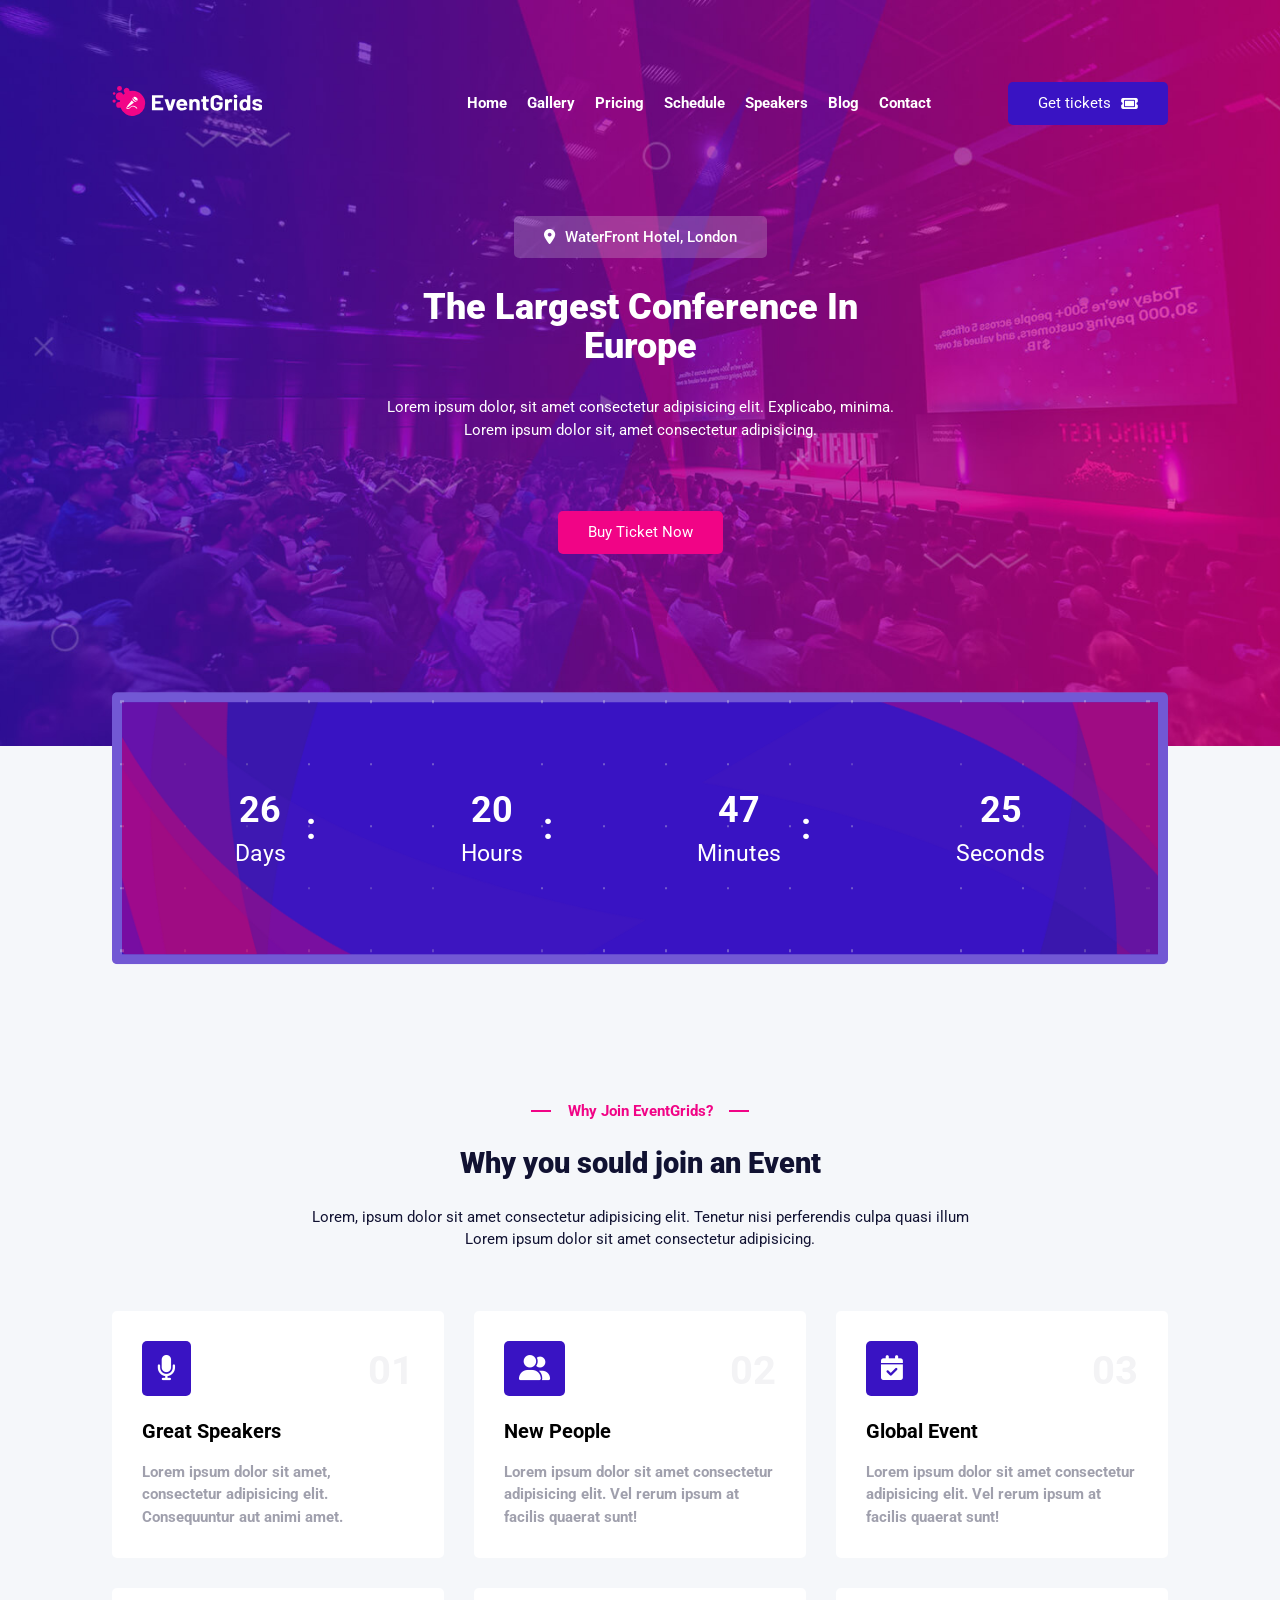
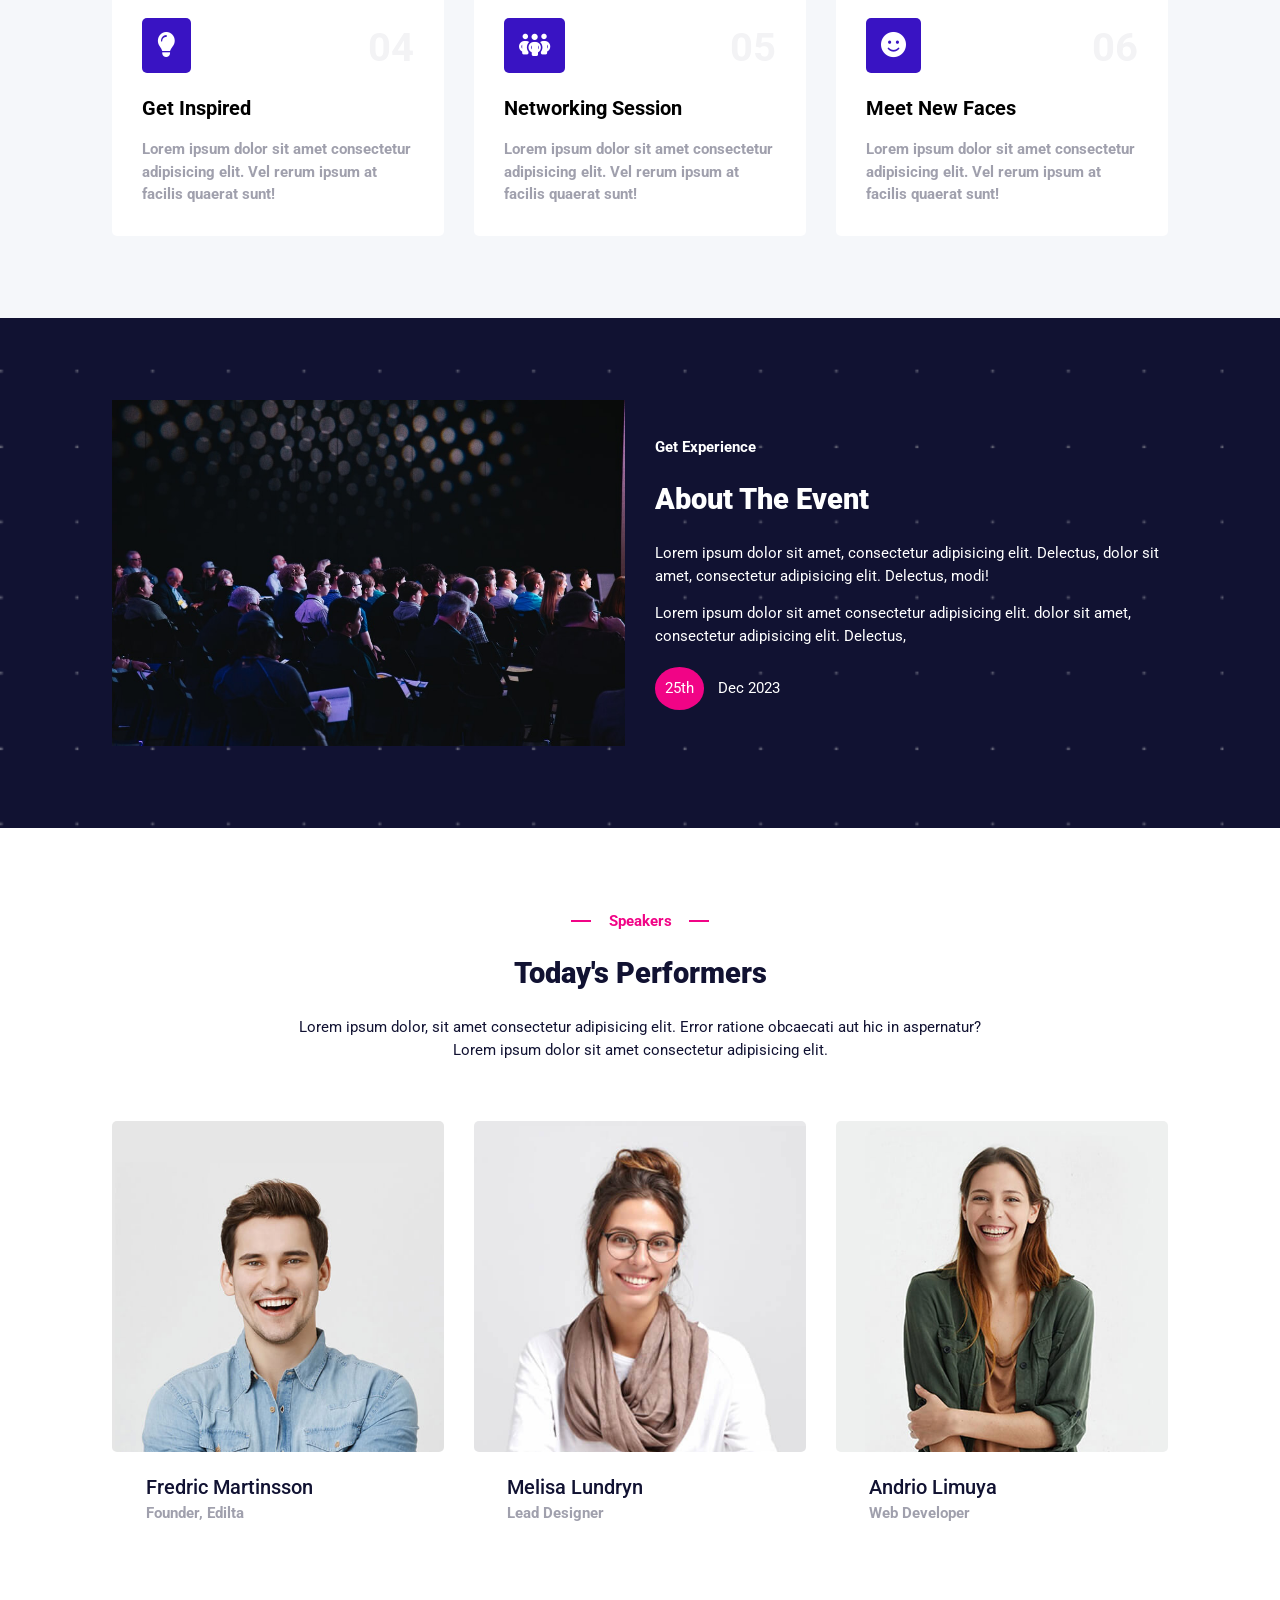
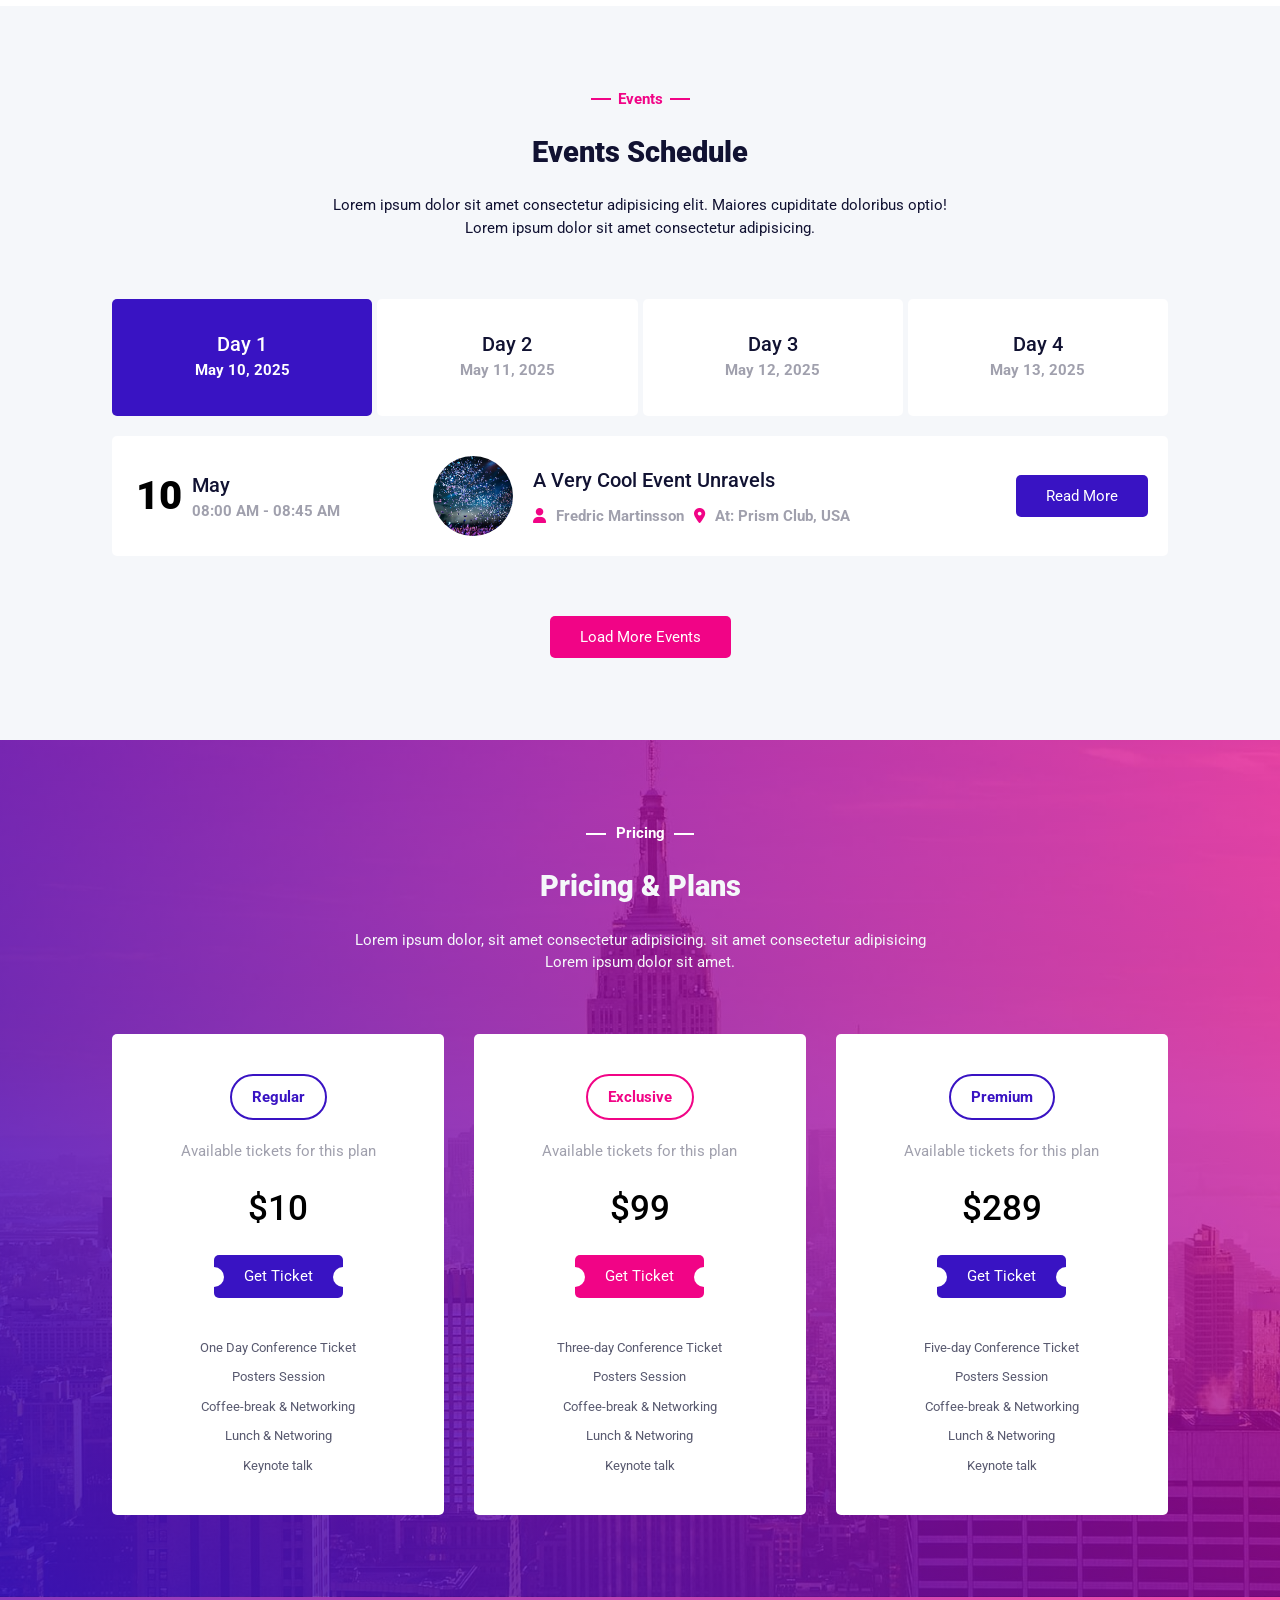
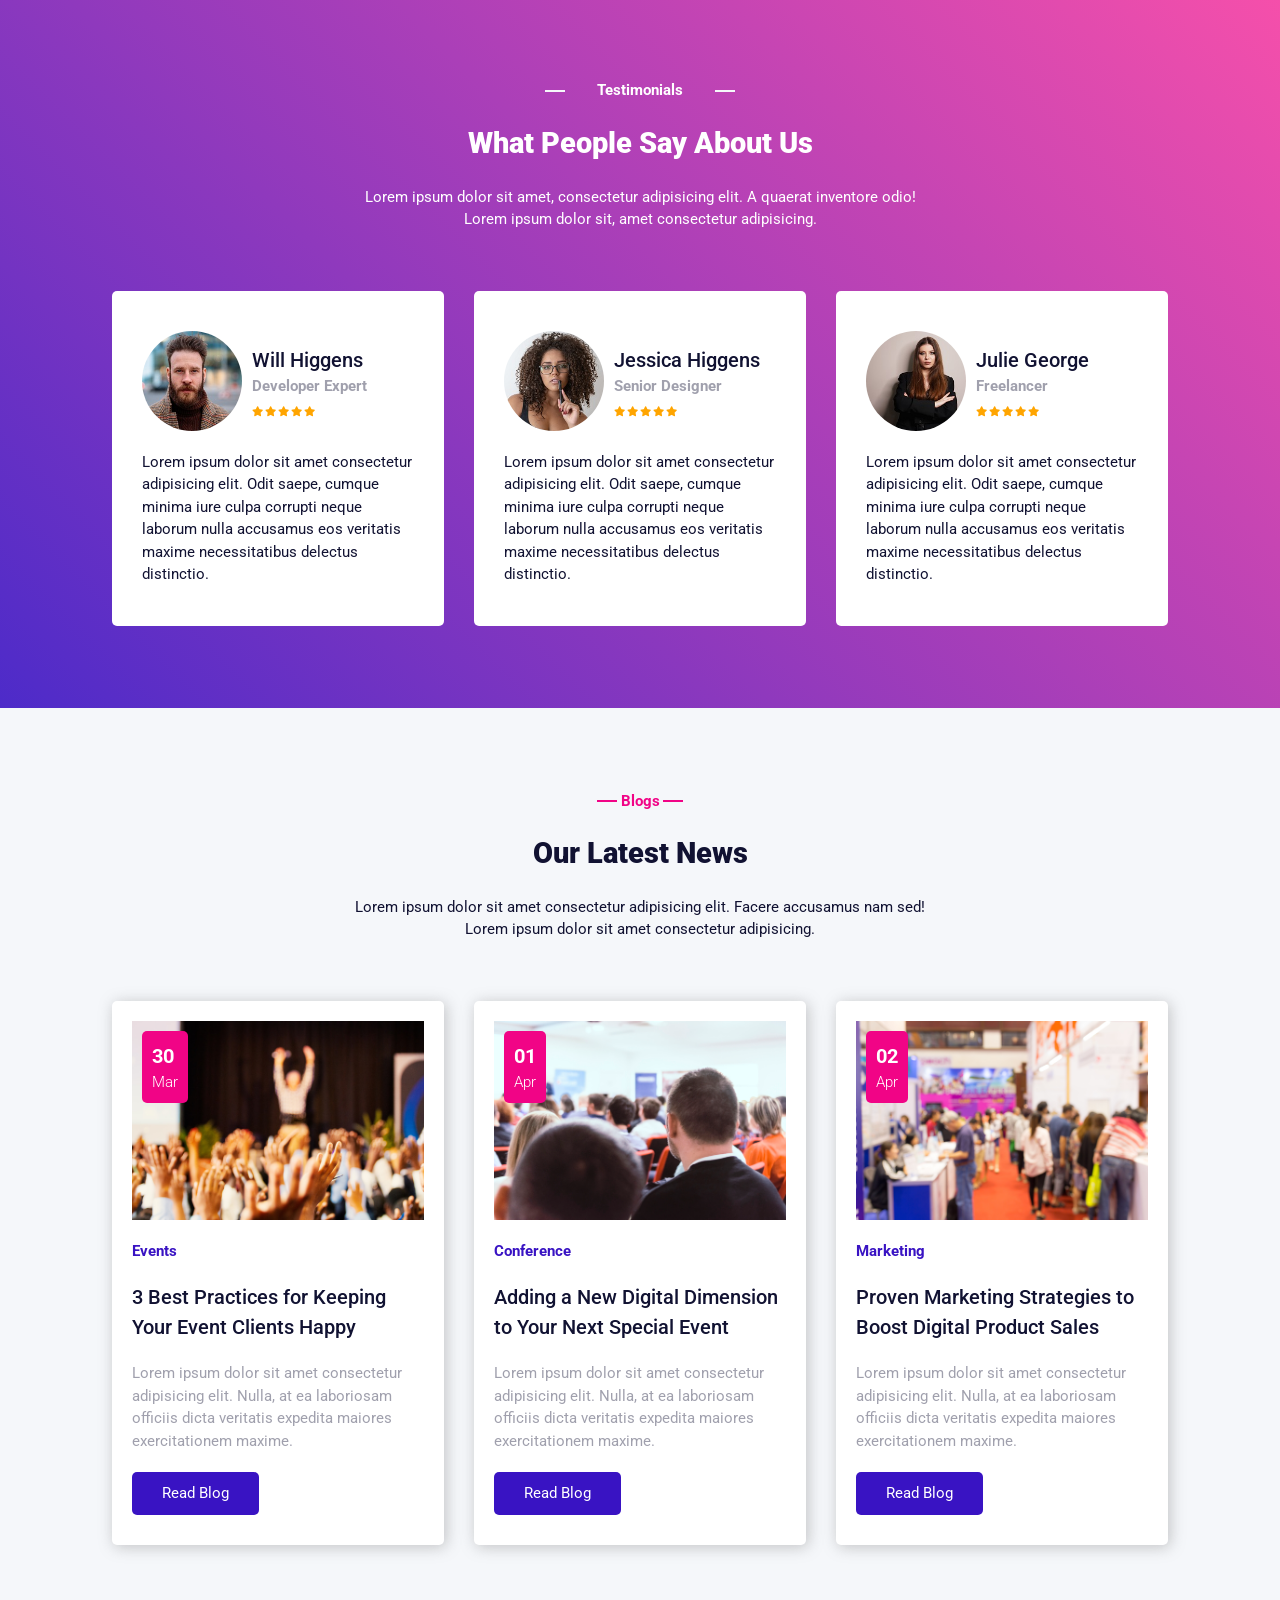
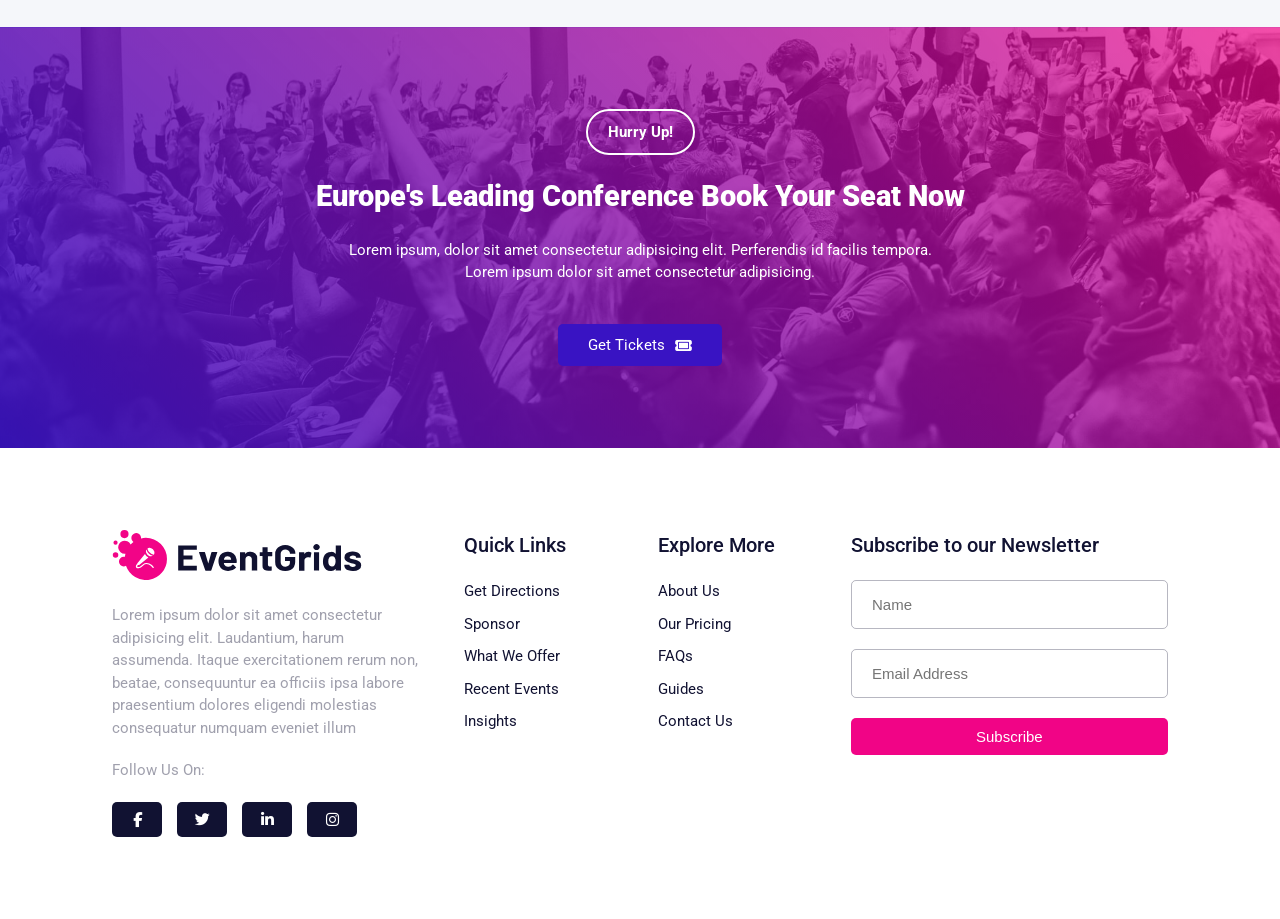
<file: index.html>
<!DOCTYPE html>
<html lang="en">
  <head>
    <meta charset="UTF-8" />
    <meta http-equiv="X-UA-Compatible" content="IE=edge" />
    <meta name="viewport" content="width=device-width, initial-scale=1.0" />

    <link rel="shortcut icon" type="image/x-icon" href="images/favicon.svg" />

    <!-- Font Awesome -->
    <link
      rel="stylesheet"
      href="https://cdnjs.cloudflare.com/ajax/libs/font-awesome/6.1.1/css/all.min.css"
      integrity="sha512-KfkfwYDsLkIlwQp6LFnl8zNdLGxu9YAA1QvwINks4PhcElQSvqcyVLLD9aMhXd13uQjoXtEKNosOWaZqXgel0g=="
      crossorigin="anonymous"
      referrerpolicy="no-referrer"
    />

    <!-- Google Fonts -->
    <link rel="preconnect" href="https://fonts.googleapis.com" />
    <link rel="preconnect" href="https://fonts.gstatic.com" crossorigin />
    <link
      href="https://fonts.googleapis.com/css2?family=Roboto:wght@100;300;400;500;700;900&display=swap"
      rel="stylesheet"
    />

    <link rel="stylesheet" href="css/main-style.css" />
    <title>EventGrid - Book Your Next Event</title>
  </head>
  <body>
    <main class="container">
      <header class="header overall-layout padd sec-flex">
        <nav class="header__nav">
          <a href="index.html" class="header__nav--logo">
            <img src="images/header/logo.svg" alt="Logo" />
          </a>

          <div class="header__nav--hamburger">
            <div class="line-1"></div>
            <div class="line-2"></div>
          </div>

          <ul class="header__nav--links">
            <a href="index.html" class="header__nav--links__link">Home</a>
            <a
              href="gallery.html"
              class="header__nav--links__link"
              
              >Gallery</a
            >
            <a
              href="pricing.html"
              class="header__nav--links__link"
              
              >Pricing</a
            >
            <a
              href="schedule.html"
              class="header__nav--links__link"
              
              >Schedule</a
            >
            <a
              href="speakers.html"
              class="header__nav--links__link"
              
              >Speakers</a
            >
            <a href="blog.html" class="header__nav--links__link" >Blog</a
            >
            <a
              href="contact.html"
              class="header__nav--links__link"
              
              >Contact</a
            >
          </ul>

          <a href="pricing.html" class="header__nav--cta sec-link">
            Get tickets <i class="fa-solid fa-ticket"></i>
          </a>
        </nav>

        <section class="header__hero">
          <p class="header__hero--location">
            <i class="fa-solid fa-location-dot"></i>
            WaterFront Hotel, London
          </p>

          <h1 class="header__hero--title">
            The Largest Conference In <span>Europe</span>
          </h1>

          <p class="header__hero--para sec-para">
            Lorem ipsum dolor, sit amet consectetur adipisicing elit. Explicabo,
            minima.
            <span>Lorem ipsum dolor sit, amet consectetur adipisicing.</span>
          </p>

          <a href="pricing.html" class="header__hero--tickets-link sec-link">
            Buy Ticket Now
          </a>
        </section>
      </header>

      <section class="countdown overall-layout padd">
        <div class="countdown__content padd">
          <div class="countdown__content--day">
            <div>
              <p>364</p>
              <p>Days</p>
            </div>

            <p>:</p>
          </div>

          <div class="countdown__content--hour">
            <div>
              <p>23</p>
              <p>Hours</p>
            </div>

            <p>:</p>
          </div>

          <div class="countdown__content--minute">
            <div>
              <p>59</p>
              <p>Minutes</p>
            </div>

            <p>:</p>
          </div>

          <div class="countdown__content--second">
            <div>
              <p>59</p>
              <p>Seconds</p>
            </div>
          </div>
        </div>
      </section>

      <section class="features overall-layout padd sec-flex">
        <h6 class="features__mini-title sec-mini-title">
          Why Join EventGrids?
        </h6>
        <h2 class="features__title sec-title">Why you sould join an Event</h2>
        <p class="features__para sec-para">
          Lorem, ipsum dolor sit amet consectetur adipisicing elit. Tenetur nisi
          perferendis culpa quasi illum
          <span>Lorem ipsum dolor sit amet consectetur adipisicing.</span>
        </p>

        <div class="features__container responsive-grid">
          <div class="features__container--feature">
            <i
              class="fa-solid fa-microphone features__container--feature__icon"
            ></i>
            <h3 class="features__container--feature__number">01</h3>
            <h4 class="features__container--feature__title">Great Speakers</h4>
            <p class="features__container--feature__desc sec-sub-para">
              Lorem ipsum dolor sit amet, consectetur adipisicing elit.
              Consequuntur aut animi amet.
            </p>
          </div>

          <div class="features__container--feature">
            <i
              class="fa-solid fa-user-group features__container--feature__icon"
            ></i>

            <h3 class="features__container--feature__number">02</h3>

            <h4 class="features__container--feature__title">New People</h4>

            <p class="features__container--feature__desc sec-sub-para">
              Lorem ipsum dolor sit amet consectetur adipisicing elit. Vel rerum
              ipsum at facilis quaerat sunt!
            </p>
          </div>

          <div class="features__container--feature">
            <i
              class="fa-solid fa-calendar-check features__container--feature__icon"
            ></i>

            <h3 class="features__container--feature__number">03</h3>

            <h4 class="features__container--feature__title">Global Event</h4>

            <p class="features__container--feature__desc sec-sub-para">
              Lorem ipsum dolor sit amet consectetur adipisicing elit. Vel rerum
              ipsum at facilis quaerat sunt!
            </p>
          </div>

          <div class="features__container--feature">
            <i
              class="fa-solid fa-lightbulb features__container--feature__icon"
            ></i>

            <h3 class="features__container--feature__number">04</h3>

            <h4 class="features__container--feature__title">Get Inspired</h4>

            <p class="features__container--feature__desc sec-sub-para">
              Lorem ipsum dolor sit amet consectetur adipisicing elit. Vel rerum
              ipsum at facilis quaerat sunt!
            </p>
          </div>

          <div class="features__container--feature">
            <i
              class="fa-solid fa-people-group features__container--feature__icon"
            ></i>

            <h3 class="features__container--feature__number">05</h3>

            <h4 class="features__container--feature__title">
              Networking Session
            </h4>

            <p class="features__container--feature__desc sec-sub-para">
              Lorem ipsum dolor sit amet consectetur adipisicing elit. Vel rerum
              ipsum at facilis quaerat sunt!
            </p>
          </div>

          <div class="features__container--feature">
            <i
              class="fa-solid fa-face-smile features__container--feature__icon"
            ></i>

            <h3 class="features__container--feature__number">06</h3>

            <h4 class="features__container--feature__title">Meet New Faces</h4>

            <p class="features__container--feature__desc sec-sub-para">
              Lorem ipsum dolor sit amet consectetur adipisicing elit. Vel rerum
              ipsum at facilis quaerat sunt!
            </p>
          </div>
        </div>
      </section>

      <section class="about overall-layout padd">
        <figure class="about__img">
          <img loading="lazy" src="images/about/about-image.jpg" alt="Event" />
        </figure>

        <div class="about__content">
          <h6 class="about__content--mini-title sec-mini-title">
            Get Experience
          </h6>
          <h2 class="about__content--title sec-title">about the event</h2>
          <p class="about__content--para sec-para">
            Lorem ipsum dolor sit amet, consectetur adipisicing elit. Delectus,
            dolor sit amet, consectetur adipisicing elit. Delectus, modi!
            <span
              >Lorem ipsum dolor sit amet consectetur adipisicing elit. dolor
              sit amet, consectetur adipisicing elit. Delectus,</span
            >
          </p>

          <p class="about__content--date sec-para">
            <span>25th</span> Dec 2023
          </p>
        </div>
      </section>

      <section class="speakers overall-layout padd sec-flex">
        <h6 class="speakers__mini-title sec-mini-title">Speakers</h6>
        <h2 class="speakers__title sec-title">Today's Performers</h2>
        <p class="speakers__desc sec-para">
          Lorem ipsum dolor, sit amet consectetur adipisicing elit. Error
          ratione obcaecati aut hic in aspernatur?
          <span>Lorem ipsum dolor sit amet consectetur adipisicing elit.</span>
        </p>

        <div class="speakers__container responsive-grid">
          <div class="speakers__container--speaker">
            <figure class="speakers__container--speaker__img">
              <img
                loading="lazy"
                src="images/speakers/speaker-1.jpg"
                alt="Event Performer"
              />
            </figure>

            <h3 class="speakers__container--speaker__name sec-sub-title">
              Fredric Martinsson
            </h3>
            <p class="speakers__container--speaker__role sec-sub-para">
              Founder, Edilta
            </p>

            <div class="speakers__container--speaker__social">
              <i class="fa-brands fa-facebook-f"></i>
              <i class="fa-brands fa-twitter"></i>
              <i class="fa-brands fa-linkedin-in"></i>
              <i class="fa-brands fa-instagram"></i>
            </div>
          </div>

          <div class="speakers__container--speaker">
            <figure class="speakers__container--speaker__img">
              <img
                loading="lazy"
                src="images/speakers/speaker-2.jpg"
                alt="Event Performer"
              />
            </figure>

            <h3 class="speakers__container--speaker__name sec-sub-title">
              Melisa Lundryn
            </h3>
            <p class="speakers__container--speaker__role sec-sub-para">
              Lead Designer
            </p>

            <div class="speakers__container--speaker__social">
              <i class="fa-brands fa-facebook-f"></i>
              <i class="fa-brands fa-twitter"></i>
              <i class="fa-brands fa-linkedin-in"></i>
              <i class="fa-brands fa-instagram"></i>
            </div>
          </div>

          <div class="speakers__container--speaker">
            <figure class="speakers__container--speaker__img">
              <img
                loading="lazy"
                src="images/speakers/speaker-3.jpg"
                alt="Event Performer"
              />
            </figure>

            <h3 class="speakers__container--speaker__name sec-sub-title">
              Andrio Limuya
            </h3>
            <p class="speakers__container--speaker__role sec-sub-para">
              Web Developer
            </p>

            <div class="speakers__container--speaker__social">
              <i class="fa-brands fa-facebook-f"></i>
              <i class="fa-brands fa-twitter"></i>
              <i class="fa-brands fa-linkedin-in"></i>
              <i class="fa-brands fa-instagram"></i>
            </div>
          </div>
        </div>
      </section>

      <section class="events overall-layout padd sec-flex">
        <h6 class="events__mini-title sec-mini-title">Events</h6>
        <h2 class="events__title sec-title">Events Schedule</h2>
        <p class="events__desc sec-para">
          Lorem ipsum dolor sit amet consectetur adipisicing elit. Maiores
          cupiditate doloribus optio!
          <span>Lorem ipsum dolor sit amet consectetur adipisicing. </span>
        </p>

        <div class="events__days">
          <div class="events__days--day current">
            <p class="sec-sub-title">Day 1</p>
            <p class="sec-sub-para">May 10, 2025</p>
          </div>

          <div class="events__days--day">
            <p class="sec-sub-title">Day 2</p>
            <p class="sec-sub-para">May 11, 2025</p>
          </div>

          <div class="events__days--day">
            <p class="sec-sub-title">Day 3</p>
            <p class="sec-sub-para">May 12, 2025</p>
          </div>

          <div class="events__days--day">
            <p class="sec-sub-title">Day 4</p>
            <p class="sec-sub-para">May 13, 2025</p>
          </div>
        </div>

        <div class="events__timing">
          <div class="events__timing--event">
            <div class="events__timing--event__date-time">
              <p>10</p>

              <div>
                <p class="sec-sub-title">May</p>
                <p class="sec-sub-para">08:00 AM - 08:45 AM</p>
              </div>
            </div>

            <div class="events__timing--event__desc">
              <figure>
                <img src="images/events/event-1.jpg" alt="Event Image" />
              </figure>

              <div>
                <p class="sec-sub-title">A Very Cool Event Unravels</p>

                <p>
                  <i class="fa-solid fa-user"></i>
                  <span class="sec-sub-para">Fredric Martinsson</span>
                  <i class="fa-solid fa-location-dot"></i>
                  <span class="sec-sub-para">At: Prism Club, USA</span>
                </p>
              </div>
            </div>

            <a href="#" class="events__timing--event__link sec-link"
              >Read More</a
            >
          </div>
        </div>

        <a href="#" class="events__more-events sec-link">Load More Events</a>
      </section>

      <section class="pricing overall-layout padd sec-flex">
        <h6 class="pricing__mini-title sec-mini-title">Pricing</h6>
        <h2 class="pricing__title sec-title">Pricing & Plans</h2>
        <p class="pricing__desc sec-para">
          Lorem ipsum dolor, sit amet consectetur adipisicing. sit amet
          consectetur adipisicing
          <span>Lorem ipsum dolor sit amet.</span>
        </p>

        <div class="pricing__container responsive-grid">
          <div class="pricing__container--plan">
            <h5 class="pricing__container--plan__type">Regular</h5>
            <p class="pricing__container--plan__ticket sec-sub-para">
              Available tickets for this plan
            </p>
            <h4 class="pricing__container--plan__price">$10</h4>
            <a href="#" class="pricing__container--plan__get-ticket sec-link"
              >Get Ticket</a
            >

            <ul class="pricing__container--plan__features">
              <li>One Day Conference Ticket</li>
              <li>Posters Session</li>
              <li>Coffee-break & Networking</li>
              <li>Lunch & Networing</li>
              <li>Keynote talk</li>
            </ul>
          </div>

          <div class="pricing__container--plan">
            <h5 class="pricing__container--plan__type">Exclusive</h5>
            <p class="pricing__container--plan__ticket sec-sub-para">
              Available tickets for this plan
            </p>
            <h4 class="pricing__container--plan__price">$99</h4>
            <a href="#" class="pricing__container--plan__get-ticket sec-link"
              >Get Ticket</a
            >

            <ul class="pricing__container--plan__features">
              <li>Three-day Conference Ticket</li>
              <li>Posters Session</li>
              <li>Coffee-break & Networking</li>
              <li>Lunch & Networing</li>
              <li>Keynote talk</li>
            </ul>
          </div>

          <div class="pricing__container--plan">
            <h5 class="pricing__container--plan__type">Premium</h5>
            <p class="pricing__container--plan__ticket sec-sub-para">
              Available tickets for this plan
            </p>
            <h4 class="pricing__container--plan__price">$289</h4>
            <a href="#" class="pricing__container--plan__get-ticket sec-link"
              >Get Ticket</a
            >

            <ul class="pricing__container--plan__features">
              <li>Five-day Conference Ticket</li>
              <li>Posters Session</li>
              <li>Coffee-break & Networking</li>
              <li>Lunch & Networing</li>
              <li>Keynote talk</li>
            </ul>
          </div>
        </div>
      </section>

      <section class="testimonials overall-layout padd sec-flex">
        <h6 class="testimonials__mini-title sec-mini-title">Testimonials</h6>
        <h2 class="testimonials__title sec-title">What People Say About Us</h2>
        <p class="testimonials__desc sec-para">
          Lorem ipsum dolor sit amet, consectetur adipisicing elit. A quaerat
          inventore odio!
          <span>Lorem ipsum dolor sit, amet consectetur adipisicing.</span>
        </p>

        <div class="testimonials__container responsive-grid">
          <div class="testimonials__container--testimonial">
            <div class="testimonials__container--testimonial__personal-info">
              <figure
                class="testimonials__container--testimonial__personal-info--img"
              >
                <img
                  loading="lazy"
                  src="images/testimonials/man.jpg"
                  alt="Testimonial"
                />
              </figure>

              <div>
                <h3 class="sec-sub-title">Will Higgens</h3>
                <p class="sec-sub-para">Developer Expert</p>

                <p>
                  <i class="fa-solid fa-star"></i
                  ><i class="fa-solid fa-star"></i
                  ><i class="fa-solid fa-star"></i
                  ><i class="fa-solid fa-star"></i
                  ><i class="fa-solid fa-star"></i>
                </p>
              </div>
            </div>

            <p class="testimonials__container--testimonial__desc sec-para">
              Lorem ipsum dolor sit amet consectetur adipisicing elit. Odit
              saepe, cumque minima iure culpa corrupti neque laborum nulla
              accusamus eos veritatis maxime necessitatibus delectus distinctio.
            </p>
          </div>

          <div class="testimonials__container--testimonial">
            <div class="testimonials__container--testimonial__personal-info">
              <figure
                class="testimonials__container--testimonial__personal-info--img"
              >
                <img
                  loading="lazy"
                  src="images/testimonials/woman-1.jpg"
                  alt="Testimonial"
                />
              </figure>

              <div>
                <h3 class="sec-sub-title">Jessica Higgens</h3>
                <p class="sec-sub-para">Senior Designer</p>

                <p>
                  <i class="fa-solid fa-star"></i
                  ><i class="fa-solid fa-star"></i
                  ><i class="fa-solid fa-star"></i
                  ><i class="fa-solid fa-star"></i
                  ><i class="fa-solid fa-star"></i>
                </p>
              </div>
            </div>

            <p class="testimonials__container--testimonial__desc sec-para">
              Lorem ipsum dolor sit amet consectetur adipisicing elit. Odit
              saepe, cumque minima iure culpa corrupti neque laborum nulla
              accusamus eos veritatis maxime necessitatibus delectus distinctio.
            </p>
          </div>

          <div class="testimonials__container--testimonial">
            <div class="testimonials__container--testimonial__personal-info">
              <figure
                class="testimonials__container--testimonial__personal-info--img"
              >
                <img
                  loading="lazy"
                  src="images/testimonials/woman-2.JPG"
                  alt="Testimonial"
                />
              </figure>

              <div>
                <h3 class="sec-sub-title">Julie George</h3>
                <p class="sec-sub-para">Freelancer</p>

                <p>
                  <i class="fa-solid fa-star"></i
                  ><i class="fa-solid fa-star"></i
                  ><i class="fa-solid fa-star"></i
                  ><i class="fa-solid fa-star"></i
                  ><i class="fa-solid fa-star"></i>
                </p>
              </div>
            </div>

            <p class="testimonials__container--testimonial__desc sec-para">
              Lorem ipsum dolor sit amet consectetur adipisicing elit. Odit
              saepe, cumque minima iure culpa corrupti neque laborum nulla
              accusamus eos veritatis maxime necessitatibus delectus distinctio.
            </p>
          </div>
        </div>
      </section>

      <section class="blogs overall-layout padd sec-flex">
        <h6 class="blogs__mini-title sec-mini-title">Blogs</h6>
        <h2 class="blogs__title sec-title">Our Latest News</h2>
        <p class="blogs__desc sec-para">
          Lorem ipsum dolor sit amet consectetur adipisicing elit. Facere
          accusamus nam sed!
          <span>Lorem ipsum dolor sit amet consectetur adipisicing.</span>
        </p>

        <div class="blogs__container responsive-grid">
          <div class="blogs__container--blog">
            <h5 class="blogs__container--blog__date">
              <span>30</span>
              <span>Mar</span>
            </h5>

            <figure class="blogs__container--blog__img">
              <img
                loading="lazy"
                src="images/blog-page/blog-3.jpeg"
                alt="Event"
              />
            </figure>

            <h5 class="blogs__container--blog__category">Events</h5>

            <h3 class="blogs__container--blog__title sec-sub-title">
              3 Best Practices for Keeping Your Event Clients Happy
            </h3>

            <p class="blogs__container--blog__desc sec-sub-para">
              Lorem ipsum dolor sit amet consectetur adipisicing elit. Nulla, at
              ea laboriosam officiis dicta veritatis expedita maiores
              exercitationem maxime.
            </p>

            <a href="#" class="blogs__container--blog__link sec-link"
              >Read Blog</a
            >
          </div>

          <div class="blogs__container--blog">
            <h5 class="blogs__container--blog__date">
              <span>01</span>
              <span>Apr</span>
            </h5>

            <figure class="blogs__container--blog__img">
              <img
                loading="lazy"
                src="images/blog-page/blog-5.jpg"
                alt="Event"
              />
            </figure>

            <h5 class="blogs__container--blog__category">Conference</h5>

            <h3 class="blogs__container--blog__title sec-sub-title">
              Adding a New Digital Dimension to Your Next Special Event
            </h3>

            <p class="blogs__container--blog__desc sec-sub-para">
              Lorem ipsum dolor sit amet consectetur adipisicing elit. Nulla, at
              ea laboriosam officiis dicta veritatis expedita maiores
              exercitationem maxime.
            </p>

            <a href="#" class="blogs__container--blog__link sec-link"
              >Read Blog</a
            >
          </div>

          <div class="blogs__container--blog">
            <h5 class="blogs__container--blog__date">
              <span>02</span>
              <span>Apr</span>
            </h5>

            <figure class="blogs__container--blog__img">
              <img
                loading="lazy"
                src="images/blog-page/blog-4.jpg"
                alt="Event"
              />
            </figure>

            <h5 class="blogs__container--blog__category">Marketing</h5>

            <h3 class="blogs__container--blog__title sec-sub-title">
              Proven Marketing Strategies to Boost Digital Product Sales
            </h3>

            <p class="blogs__container--blog__desc sec-sub-para">
              Lorem ipsum dolor sit amet consectetur adipisicing elit. Nulla, at
              ea laboriosam officiis dicta veritatis expedita maiores
              exercitationem maxime.
            </p>

            <a href="#" class="blogs__container--blog__link sec-link"
              >Read Blog</a
            >
          </div>
        </div>
      </section>

      <section class="cta overall-layout padd sec-flex">
        <h5 class="cta__mini-title pricing__container--plan__type">
          Hurry Up!
        </h5>
        <h2 class="cta__title sec-title">
          Europe's Leading Conference <span>Book Your Seat Now</span>
        </h2>

        <p class="cta__desc sec-para">
          Lorem ipsum, dolor sit amet consectetur adipisicing elit. Perferendis
          id facilis tempora.
          <span>Lorem ipsum dolor sit amet consectetur adipisicing.</span>
        </p>

        <a href="pricing.html" class="cta__link sec-link header__nav--cta">
          Get Tickets <i class="fa-solid fa-ticket"></i>
        </a>
      </section>

      <footer class="footer overall-layout padd">
        <div class="footer__info">
          <figure class="footer__info--logo">
            <img src="images/footer/dark-logo.svg" alt="Logo" />
          </figure>

          <p class="footer__info--desc sec-sub-para">
            Lorem ipsum dolor sit amet consectetur adipisicing elit. Laudantium,
            harum assumenda. Itaque exercitationem rerum non, beatae,
            consequuntur ea officiis ipsa labore praesentium dolores eligendi
            molestias consequatur numquam eveniet illum
          </p>

          <p class="footer__info--social sec-sub-para">Follow Us On:</p>

          <div class="footer__info--social-container">
            <i class="fa-brands fa-facebook-f"></i>
            <i class="fa-brands fa-twitter"></i>
            <i class="fa-brands fa-linkedin-in"></i>
            <i class="fa-brands fa-instagram"></i>
          </div>
        </div>

        <div class="footer__quick-links">
          <h3 class="footer__quick-links--title sec-sub-title">Quick Links</h3>

          <ul class="footer__quick-links--container">
            <li class="footer__quick-links--container__link">
              <a href="#">Get Directions</a>
            </li>
            <li class="footer__quick-links--container__link">
              <a href="#">Sponsor</a>
            </li>
            <li class="footer__quick-links--container__link">
              <a href="#">What We Offer</a>
            </li>
            <li class="footer__quick-links--container__link">
              <a href="#">Recent Events</a>
            </li>
            <li class="footer__quick-links--container__link">
              <a href="#">Insights</a>
            </li>
          </ul>
        </div>

        <div class="footer__explore-more">
          <h3 class="footer__explore-more--title sec-sub-title">
            Explore More
          </h3>

          <ul class="footer__explore-more--container">
            <li class="footer__explore-more--container__link">
              <a href="#">About Us</a>
            </li>
            <li class="footer__explore-more--container__link">
              <a href="#">Our Pricing</a>
            </li>
            <li class="footer__explore-more--container__link">
              <a href="#">FAQs</a>
            </li>
            <li class="footer__explore-more--container__link">
              <a href="#">Guides</a>
            </li>
            <li class="footer__explore-more--container__link">
              <a href="#">Contact Us</a>
            </li>
          </ul>
        </div>

        <div class="footer__newsletter">
          <h3 class="footer__newsletter--title sec-sub-title">
            Subscribe to our Newsletter
          </h3>

          <form class="footer__newsletter--form">
            <input type="text" placeholder="Name" />
            <input type="email" placeholder="Email Address" />
            <input class="sec-link" type="submit" value="Subscribe" />
          </form>
        </div>
      </footer>
    </main>

    <script src="js/app.js"></script>
  </body>
</html>
</file>
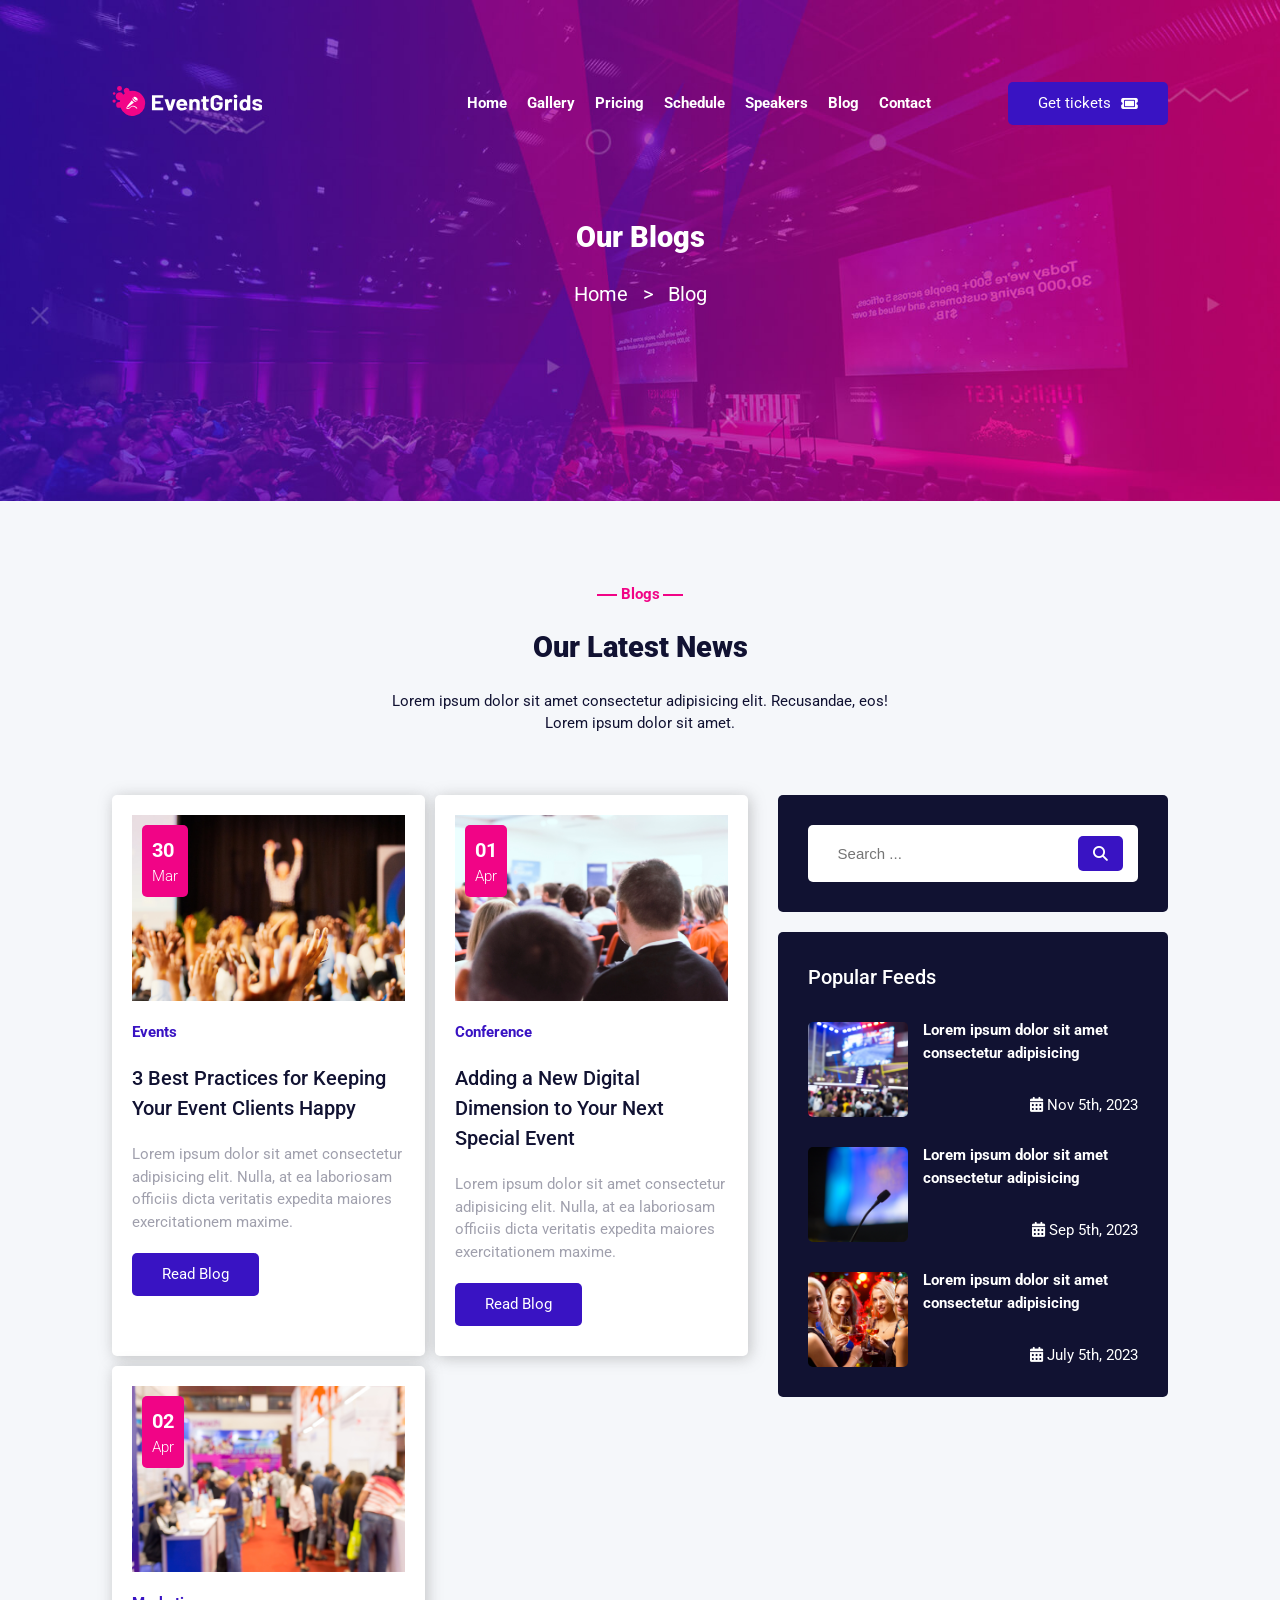
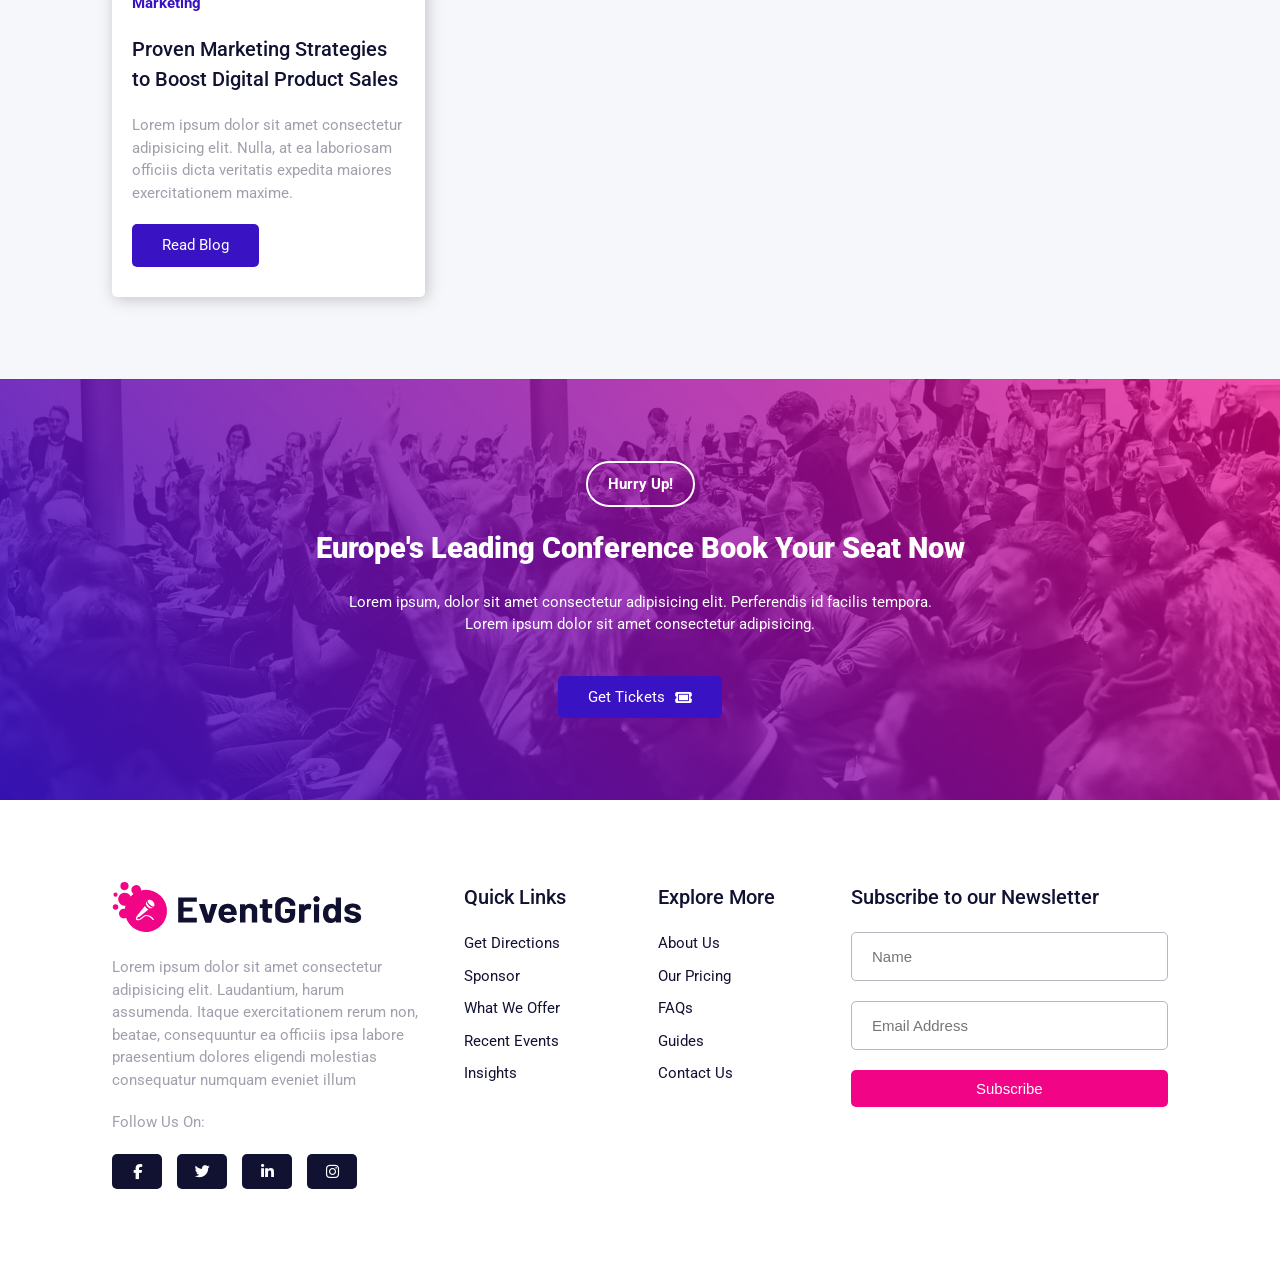
<file: blog.html>
<!DOCTYPE html>
<html lang="en">
  <head>
    <meta charset="UTF-8" />
    <meta http-equiv="X-UA-Compatible" content="IE=edge" />
    <meta name="viewport" content="width=device-width, initial-scale=1.0" />
    <link rel="shortcut icon" type="image/x-icon" href="images/favicon.svg" />

    <!-- Font Awesome -->
    <link
      rel="stylesheet"
      href="https://cdnjs.cloudflare.com/ajax/libs/font-awesome/6.1.1/css/all.min.css"
      integrity="sha512-KfkfwYDsLkIlwQp6LFnl8zNdLGxu9YAA1QvwINks4PhcElQSvqcyVLLD9aMhXd13uQjoXtEKNosOWaZqXgel0g=="
      crossorigin="anonymous"
      referrerpolicy="no-referrer"
    />

    <!-- Google Fonts -->
    <link rel="preconnect" href="https://fonts.googleapis.com" />
    <link rel="preconnect" href="https://fonts.gstatic.com" crossorigin />
    <link
      href="https://fonts.googleapis.com/css2?family=Roboto:wght@100;300;400;500;700;900&display=swap"
      rel="stylesheet"
    />

    <link rel="stylesheet" href="css/main-style.css" />
    <title>Blog - EventGrids</title>
  </head>
  <body>
    <header class="header padd sec-flex">
      <nav class="header__nav">
        <a href="index.html" class="header__nav--logo">
          <img src="images/header/logo.svg" alt="Logo" />
        </a>

        <div class="header__nav--hamburger">
          <div class="line-1"></div>
          <div class="line-2"></div>
        </div>

        <ul class="header__nav--links">
          <a href="index.html" class="header__nav--links__link">Home</a>
          <a
            href="gallery.html"
            class="header__nav--links__link"
        
            >Gallery</a
          >
          <a
            href="pricing.html"
            class="header__nav--links__link"
           
            >Pricing</a
          >
          <a
            href="schedule.html"
            class="header__nav--links__link"
           
            >Schedule</a
          >
          <a
            href="speakers.html"
            class="header__nav--links__link"
           
            >Speakers</a
          >
          <a href="blog.html" class="header__nav--links__link" 
            >Blog</a
          >
          <a
            href="contact.html"
            class="header__nav--links__link"
            
            >Contact</a
          >
        </ul>

        <a href="pricing.html" class="header__nav--cta sec-link">
          Get tickets <i class="fa-solid fa-ticket"></i>
        </a>
      </nav>

      <section class="header__redirect">
        <h2 class="header__redirect--title sec-title">Our Blogs</h2>

        <div class="header__redirect--links">
          <a href="index.html" >Home</a>

          <span>></span>

          <a href="#">Blog</a>
        </div>
      </section>
    </header>

    <section class="blogs padd sec-flex">
      <h6 class="blogs__mini-title sec-mini-title">Blogs</h6>
      <h2 class="blogs__title sec-title">Our Latest News</h2>
      <p class="blogs__desc sec-para">
        Lorem ipsum dolor sit amet consectetur adipisicing elit. Recusandae,
        eos!
        <span>Lorem ipsum dolor sit amet.</span>
      </p>

      <div class="blogs__container blog-page">
        <div class="blogs__container blog__articles responsive-grid">
          <div class="blogs__container--blog">
            <h5 class="blogs__container--blog__date">
              <span>30</span>
              <span>Mar</span>
            </h5>

            <figure class="blogs__container--blog__img">
              <img
                loading="lazy"
                src="images/blog-page/blog-3.jpeg"
                alt="Event"
              />
            </figure>

            <h5 class="blogs__container--blog__category">Events</h5>

            <h3 class="blogs__container--blog__title sec-sub-title">
              3 Best Practices for Keeping Your Event Clients Happy
            </h3>

            <p class="blogs__container--blog__desc sec-sub-para">
              Lorem ipsum dolor sit amet consectetur adipisicing elit. Nulla, at
              ea laboriosam officiis dicta veritatis expedita maiores
              exercitationem maxime.
            </p>

            <a href="#" class="blogs__container--blog__link sec-link"
              >Read Blog</a
            >
          </div>

          <div class="blogs__container--blog">
            <h5 class="blogs__container--blog__date">
              <span>01</span>
              <span>Apr</span>
            </h5>

            <figure class="blogs__container--blog__img">
              <img
                loading="lazy"
                src="images/blog-page/blog-5.jpg"
                alt="Event"
              />
            </figure>

            <h5 class="blogs__container--blog__category">Conference</h5>

            <h3 class="blogs__container--blog__title sec-sub-title">
              Adding a New Digital Dimension to Your Next Special Event
            </h3>

            <p class="blogs__container--blog__desc sec-sub-para">
              Lorem ipsum dolor sit amet consectetur adipisicing elit. Nulla, at
              ea laboriosam officiis dicta veritatis expedita maiores
              exercitationem maxime.
            </p>

            <a href="#" class="blogs__container--blog__link sec-link"
              >Read Blog</a
            >
          </div>

          <div class="blogs__container--blog">
            <h5 class="blogs__container--blog__date">
              <span>02</span>
              <span>Apr</span>
            </h5>

            <figure class="blogs__container--blog__img">
              <img
                loading="lazy"
                src="images/blog-page/blog-4.jpg"
                alt="Event"
              />
            </figure>

            <h5 class="blogs__container--blog__category">Marketing</h5>

            <h3 class="blogs__container--blog__title sec-sub-title">
              Proven Marketing Strategies to Boost Digital Product Sales
            </h3>

            <p class="blogs__container--blog__desc sec-sub-para">
              Lorem ipsum dolor sit amet consectetur adipisicing elit. Nulla, at
              ea laboriosam officiis dicta veritatis expedita maiores
              exercitationem maxime.
            </p>

            <a href="#" class="blogs__container--blog__link sec-link"
              >Read Blog</a
            >
          </div>
        </div>

        <div class="blogs__popular-feeds">
          <form class="blogs__popular-feeds--search">
            <fieldset>
              <input type="search" placeholder="Search ..." />
              <i class="fa-solid fa-magnifying-glass"></i>
            </fieldset>
          </form>

          <div class="blogs__popular-feeds--content">
            <h2 class="blogs__popular-feeds--content__title sec-sub-title">
              Popular Feeds
            </h2>

            <div class="blogs__popular-feeds--content__feed">
              <figure class="blogs__popular-feeds--content__feed--img">
                <img src="images/blog-page/feed-1.JPG" alt="Event Image" />
              </figure>

              <p class="blogs__popular-feeds--content__feed--desc sec-sub-para">
                Lorem ipsum dolor sit amet consectetur adipisicing
              </p>

              <p class="blogs__popular-feeds--content__feed--date">
                <i class="fa-solid fa-calendar-days"></i>
                <span>Nov 5th, 2023</span>
              </p>
            </div>

            <div class="blogs__popular-feeds--content__feed">
              <figure class="blogs__popular-feeds--content__feed--img">
                <img src="images/blog-page/feed-2.jpg" alt="Event Image" />
              </figure>

              <p class="blogs__popular-feeds--content__feed--desc sec-sub-para">
                Lorem ipsum dolor sit amet consectetur adipisicing
              </p>

              <p class="blogs__popular-feeds--content__feed--date">
                <i class="fa-solid fa-calendar-days"></i>
                <span>Sep 5th, 2023</span>
              </p>
            </div>

            <div class="blogs__popular-feeds--content__feed">
              <figure class="blogs__popular-feeds--content__feed--img">
                <img src="images/blog-page/feed-3.jpg" alt="Event Image" />
              </figure>

              <p class="blogs__popular-feeds--content__feed--desc sec-sub-para">
                Lorem ipsum dolor sit amet consectetur adipisicing
              </p>

              <p class="blogs__popular-feeds--content__feed--date">
                <i class="fa-solid fa-calendar-days"></i>
                <span>July 5th, 2023</span>
              </p>
            </div>
          </div>
        </div>
      </div>
    </section>

    <section class="cta padd sec-flex">
      <h5 class="cta__mini-title pricing__container--plan__type">Hurry Up!</h5>
      <h2 class="cta__title sec-title">
        Europe's Leading Conference <span>Book Your Seat Now</span>
      </h2>

      <p class="cta__desc sec-para">
        Lorem ipsum, dolor sit amet consectetur adipisicing elit. Perferendis id
        facilis tempora.
        <span>Lorem ipsum dolor sit amet consectetur adipisicing.</span>
      </p>

      <a href="#" class="cta__link sec-link header__nav--cta">
        Get Tickets <i class="fa-solid fa-ticket"></i>
      </a>
    </section>

    <footer class="footer padd">
      <div class="footer__info">
        <figure class="footer__info--logo">
          <img src="images/footer/dark-logo.svg" alt="Logo" />
        </figure>

        <p class="footer__info--desc sec-sub-para">
          Lorem ipsum dolor sit amet consectetur adipisicing elit. Laudantium,
          harum assumenda. Itaque exercitationem rerum non, beatae, consequuntur
          ea officiis ipsa labore praesentium dolores eligendi molestias
          consequatur numquam eveniet illum
        </p>

        <p class="footer__info--social sec-sub-para">Follow Us On:</p>

        <div class="footer__info--social-container">
          <i class="fa-brands fa-facebook-f"></i>
          <i class="fa-brands fa-twitter"></i>
          <i class="fa-brands fa-linkedin-in"></i>
          <i class="fa-brands fa-instagram"></i>
        </div>
      </div>

      <div class="footer__quick-links">
        <h3 class="footer__quick-links--title sec-sub-title">Quick Links</h3>

        <ul class="footer__quick-links--container">
          <li class="footer__quick-links--container__link">
            <a href="#">Get Directions</a>
          </li>
          <li class="footer__quick-links--container__link">
            <a href="#">Sponsor</a>
          </li>
          <li class="footer__quick-links--container__link">
            <a href="#">What We Offer</a>
          </li>
          <li class="footer__quick-links--container__link">
            <a href="#">Recent Events</a>
          </li>
          <li class="footer__quick-links--container__link">
            <a href="#">Insights</a>
          </li>
        </ul>
      </div>

      <div class="footer__explore-more">
        <h3 class="footer__explore-more--title sec-sub-title">Explore More</h3>

        <ul class="footer__explore-more--container">
          <li class="footer__explore-more--container__link">
            <a href="#">About Us</a>
          </li>
          <li class="footer__explore-more--container__link">
            <a href="#">Our Pricing</a>
          </li>
          <li class="footer__explore-more--container__link">
            <a href="#">FAQs</a>
          </li>
          <li class="footer__explore-more--container__link">
            <a href="#">Guides</a>
          </li>
          <li class="footer__explore-more--container__link">
            <a href="#">Contact Us</a>
          </li>
        </ul>
      </div>

      <div class="footer__newsletter">
        <h3 class="footer__newsletter--title sec-sub-title">
          Subscribe to our Newsletter
        </h3>

        <form class="footer__newsletter--form">
          <input type="text" placeholder="Name" />
          <input type="email" placeholder="Email Address" />
          <input class="sec-link" type="submit" value="Subscribe" />
        </form>
      </div>
    </footer>

    <script src="js/app.js"></script>
  </body>
</html>
</file>
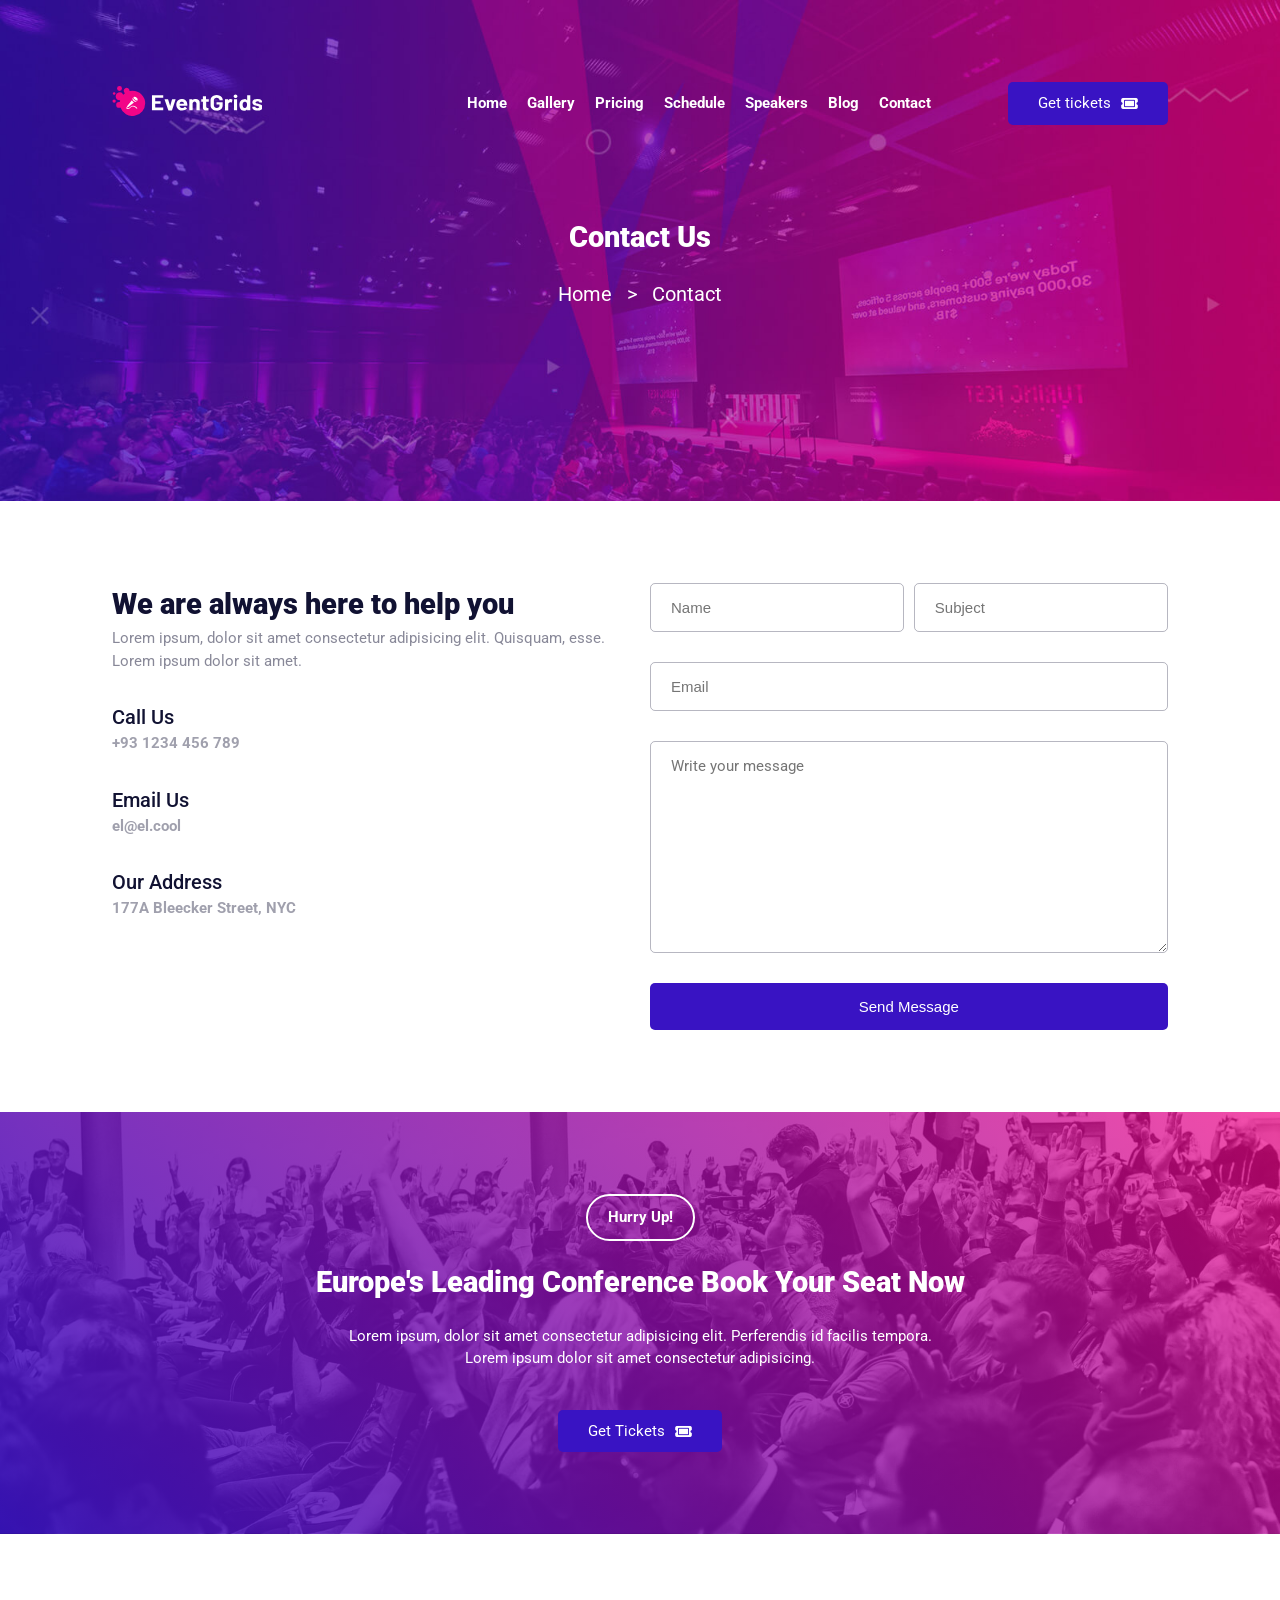
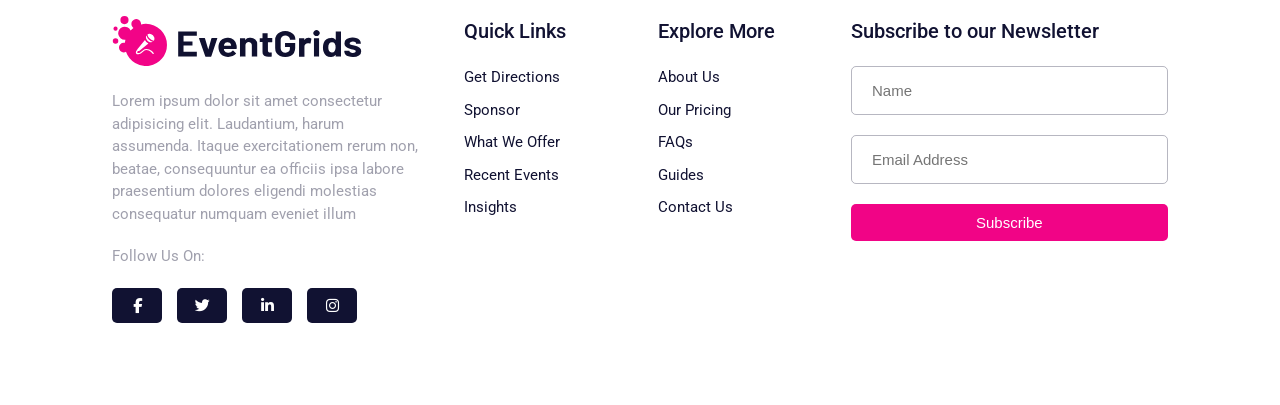
<file: contact.html>
<!DOCTYPE html>
<html lang="en">
  <head>
    <meta charset="UTF-8" />
    <meta http-equiv="X-UA-Compatible" content="IE=edge" />
    <meta name="viewport" content="width=device-width, initial-scale=1.0" />
    <link rel="shortcut icon" type="image/x-icon" href="images/favicon.svg" />

    <!-- Font Awesome -->
    <link
      rel="stylesheet"
      href="https://cdnjs.cloudflare.com/ajax/libs/font-awesome/6.1.1/css/all.min.css"
      integrity="sha512-KfkfwYDsLkIlwQp6LFnl8zNdLGxu9YAA1QvwINks4PhcElQSvqcyVLLD9aMhXd13uQjoXtEKNosOWaZqXgel0g=="
      crossorigin="anonymous"
      referrerpolicy="no-referrer"
    />

    <!-- Google Fonts -->
    <link rel="preconnect" href="https://fonts.googleapis.com" />
    <link rel="preconnect" href="https://fonts.gstatic.com" crossorigin />
    <link
      href="https://fonts.googleapis.com/css2?family=Roboto:wght@100;300;400;500;700;900&display=swap"
      rel="stylesheet"
    />

    <link rel="stylesheet" href="css/main-style.css" />
    <title>Contact - EventGrids</title>
  </head>
  <body>
    <header class="header padd sec-flex">
      <nav class="header__nav">
        <a href="index.html" class="header__nav--logo">
          <img src="images/header/logo.svg" alt="Logo" />
        </a>

        <div class="header__nav--hamburger">
          <div class="line-1"></div>
          <div class="line-2"></div>
        </div>

        <ul class="header__nav--links">
          <a href="index.html" class="header__nav--links__link">Home</a>
          <a
            href="gallery.html"
            class="header__nav--links__link"
            
            >Gallery</a
          >
          <a
            href="pricing.html"
            class="header__nav--links__link"
          
            >Pricing</a
          >
          <a
            href="schedule.html"
            class="header__nav--links__link"
           
            >Schedule</a
          >
          <a
            href="speakers.html"
            class="header__nav--links__link"
            
            >Speakers</a
          >
          <a href="blog.html" class="header__nav--links__link" >Blog</a
          >
          <a
            href="contact.html"
            class="header__nav--links__link"
           
            >Contact</a
          >
        </ul>

        <a href="pricing.html" class="header__nav--cta sec-link">
          Get tickets <i class="fa-solid fa-ticket"></i>
        </a>
      </nav>

      <section class="header__redirect">
        <h2 class="header__redirect--title sec-title">Contact Us</h2>

        <div class="header__redirect--links">
          <a href="index.html" >Home</a>

          <span>></span>

          <a href="#">Contact</a>
        </div>
      </section>
    </header>

    <section class="contact padd">
      <div class="contact__content">
        <div>
          <h2 class="contact__content--title sec-title">
            We are always here to help you
          </h2>
          <p class="contact__content--desc sec-para">
            Lorem ipsum, dolor sit amet consectetur adipisicing elit. Quisquam,
            esse.
            <span>Lorem ipsum dolor sit amet.</span>
          </p>
        </div>

        <div class="contact__content--call">
          <h2 class="contact__content--call__title sec-sub-title">Call Us</h2>
          <p class="contact__content--call__number sec-sub-para">
            +93 1234 456 789
          </p>
        </div>

        <div class="contact__content--email">
          <h2 class="contact__content--email__title sec-sub-title">Email Us</h2>
          <p class="contact__content--email__address sec-sub-para">
            el@el.cool
          </p>
        </div>

        <div class="contact__content--mail">
          <h2 class="contact__content--mail__title sec-sub-title">
            Our Address
          </h2>
          <p class="contact__content--mail__address sec-sub-para">
            177A Bleecker Street, NYC
          </p>
        </div>
      </div>

      <form class="contact__form">
        <fieldset>
          <input type="text" placeholder="Name" />
          <input type="text" placeholder="Subject" />
        </fieldset>

        <input type="email" placeholder="Email" />

        <textarea
          name="message"
          cols="30"
          rows="10"
          placeholder="Write your message"
        ></textarea>

        <input type="submit" value="Send Message" />
      </form>
    </section>

    <section class="cta padd sec-flex">
      <h5 class="cta__mini-title pricing__container--plan__type">Hurry Up!</h5>
      <h2 class="cta__title sec-title">
        Europe's Leading Conference <span>Book Your Seat Now</span>
      </h2>

      <p class="cta__desc sec-para">
        Lorem ipsum, dolor sit amet consectetur adipisicing elit. Perferendis id
        facilis tempora.
        <span>Lorem ipsum dolor sit amet consectetur adipisicing.</span>
      </p>

      <a href="#" class="cta__link sec-link header__nav--cta">
        Get Tickets <i class="fa-solid fa-ticket"></i>
      </a>
    </section>

    <footer class="footer padd">
      <div class="footer__info">
        <figure class="footer__info--logo">
          <img src="images/footer/dark-logo.svg" alt="Logo" />
        </figure>

        <p class="footer__info--desc sec-sub-para">
          Lorem ipsum dolor sit amet consectetur adipisicing elit. Laudantium,
          harum assumenda. Itaque exercitationem rerum non, beatae, consequuntur
          ea officiis ipsa labore praesentium dolores eligendi molestias
          consequatur numquam eveniet illum
        </p>

        <p class="footer__info--social sec-sub-para">Follow Us On:</p>

        <div class="footer__info--social-container">
          <i class="fa-brands fa-facebook-f"></i>
          <i class="fa-brands fa-twitter"></i>
          <i class="fa-brands fa-linkedin-in"></i>
          <i class="fa-brands fa-instagram"></i>
        </div>
      </div>

      <div class="footer__quick-links">
        <h3 class="footer__quick-links--title sec-sub-title">Quick Links</h3>

        <ul class="footer__quick-links--container">
          <li class="footer__quick-links--container__link">
            <a href="#">Get Directions</a>
          </li>
          <li class="footer__quick-links--container__link">
            <a href="#">Sponsor</a>
          </li>
          <li class="footer__quick-links--container__link">
            <a href="#">What We Offer</a>
          </li>
          <li class="footer__quick-links--container__link">
            <a href="#">Recent Events</a>
          </li>
          <li class="footer__quick-links--container__link">
            <a href="#">Insights</a>
          </li>
        </ul>
      </div>

      <div class="footer__explore-more">
        <h3 class="footer__explore-more--title sec-sub-title">Explore More</h3>

        <ul class="footer__explore-more--container">
          <li class="footer__explore-more--container__link">
            <a href="#">About Us</a>
          </li>
          <li class="footer__explore-more--container__link">
            <a href="#">Our Pricing</a>
          </li>
          <li class="footer__explore-more--container__link">
            <a href="#">FAQs</a>
          </li>
          <li class="footer__explore-more--container__link">
            <a href="#">Guides</a>
          </li>
          <li class="footer__explore-more--container__link">
            <a href="#">Contact Us</a>
          </li>
        </ul>
      </div>

      <div class="footer__newsletter">
        <h3 class="footer__newsletter--title sec-sub-title">
          Subscribe to our Newsletter
        </h3>

        <form class="footer__newsletter--form">
          <input type="text" placeholder="Name" />
          <input type="email" placeholder="Email Address" />
          <input class="sec-link" type="submit" value="Subscribe" />
        </form>
      </div>
    </footer>

    <script src="js/app.js"></script>
  </body>
</html>
</file>
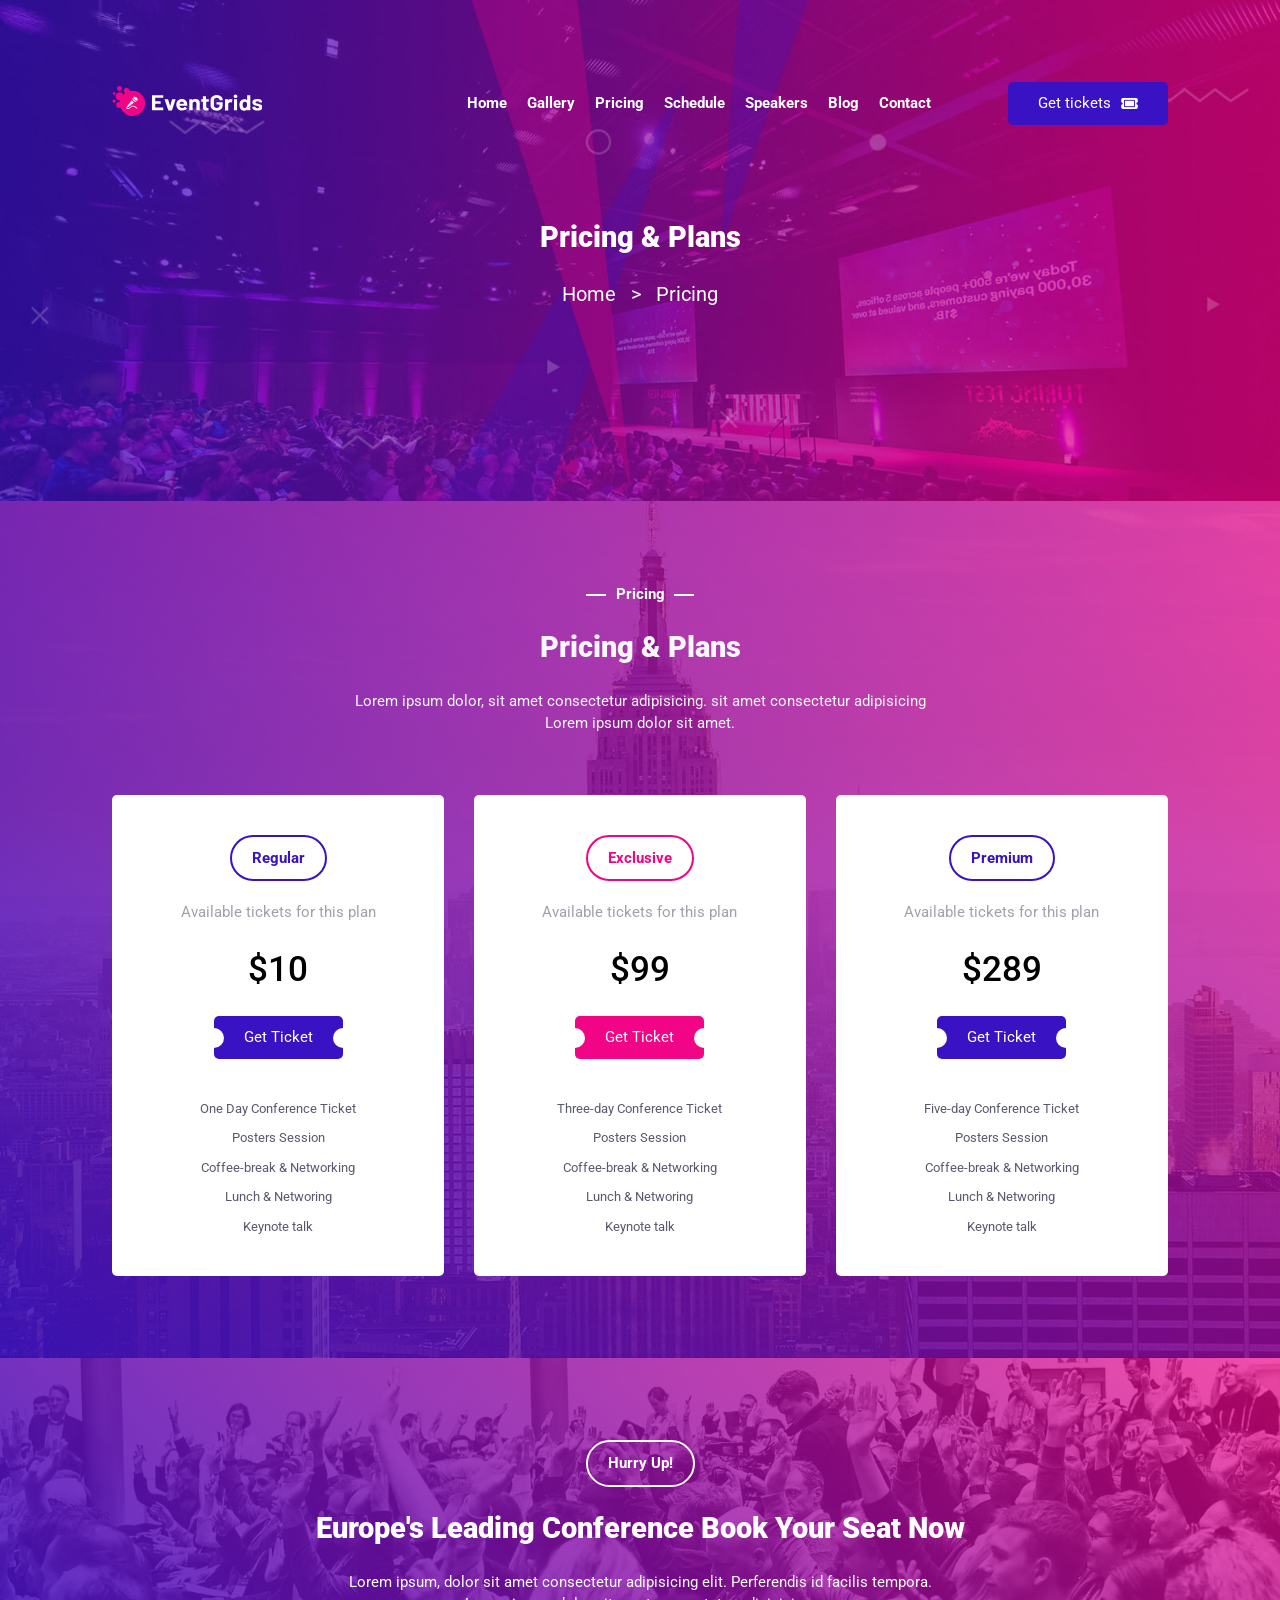
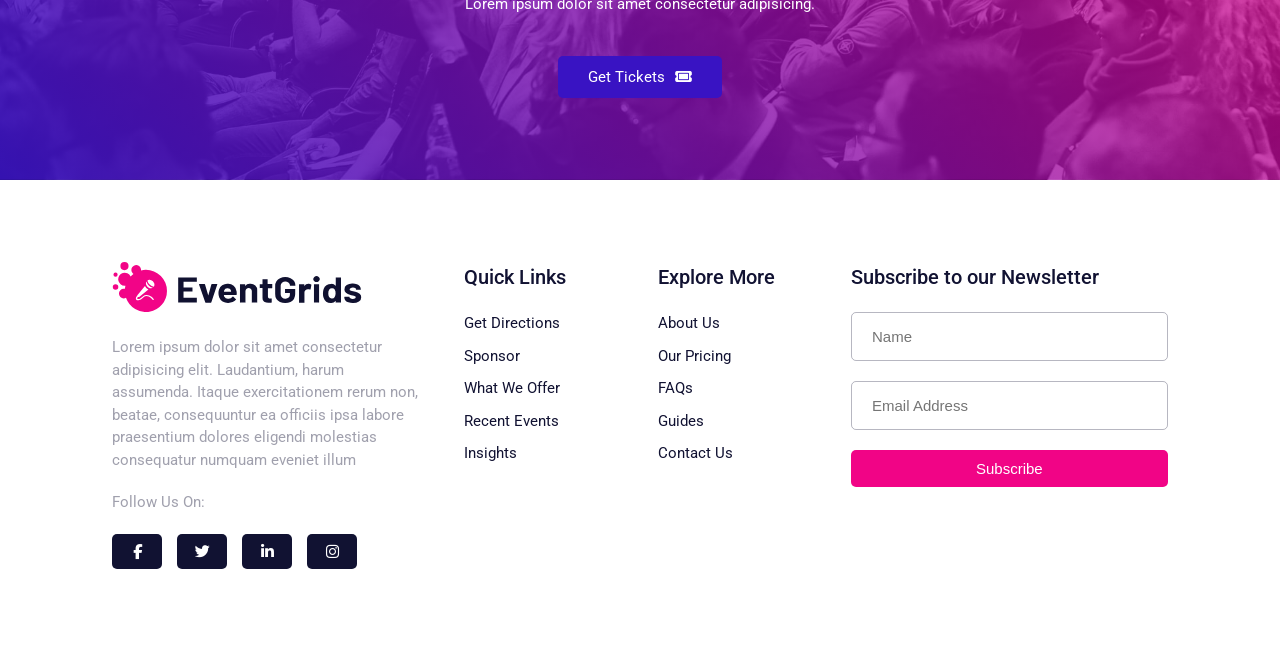
<file: pricing.html>
<!DOCTYPE html>
<html lang="en">
  <head>
    <meta charset="UTF-8" />
    <meta http-equiv="X-UA-Compatible" content="IE=edge" />
    <meta name="viewport" content="width=device-width, initial-scale=1.0" />
    <link rel="shortcut icon" type="image/x-icon" href="images/favicon.svg" />

    <!-- Font Awesome -->
    <link
      rel="stylesheet"
      href="https://cdnjs.cloudflare.com/ajax/libs/font-awesome/6.1.1/css/all.min.css"
      integrity="sha512-KfkfwYDsLkIlwQp6LFnl8zNdLGxu9YAA1QvwINks4PhcElQSvqcyVLLD9aMhXd13uQjoXtEKNosOWaZqXgel0g=="
      crossorigin="anonymous"
      referrerpolicy="no-referrer"
    />

    <!-- Google Fonts -->
    <link rel="preconnect" href="https://fonts.googleapis.com" />
    <link rel="preconnect" href="https://fonts.gstatic.com" crossorigin />
    <link
      href="https://fonts.googleapis.com/css2?family=Roboto:wght@100;300;400;500;700;900&display=swap"
      rel="stylesheet"
    />

    <link rel="stylesheet" href="css/main-style.css" />
    <title>Pricing - EventGrids</title>
  </head>
  <body>
    <header class="header padd sec-flex">
      <nav class="header__nav">
        <a href="index.html" class="header__nav--logo">
          <img src="images/header/logo.svg" alt="Logo" />
        </a>

        <div class="header__nav--hamburger">
          <div class="line-1"></div>
          <div class="line-2"></div>
        </div>

        <ul class="header__nav--links">
          <a href="index.html" class="header__nav--links__link">Home</a>
          <a
            href="gallery.html"
            class="header__nav--links__link"
            
            >Gallery</a
          >
          <a
            href="pricing.html"
            class="header__nav--links__link"
           
            >Pricing</a
          >
          <a
            href="schedule.html"
            class="header__nav--links__link"
           
            >Schedule</a
          >
          <a
            href="speakers.html"
            class="header__nav--links__link"
           
            >Speakers</a
          >
          <a href="blog.html" class="header__nav--links__link"  >Blog</a
          >
          <a
            href="contact.html"
            class="header__nav--links__link"
           
            >Contact</a
          >
        </ul>

        <a href="pricing.html" class="header__nav--cta sec-link">
          Get tickets <i class="fa-solid fa-ticket"></i>
        </a>
      </nav>

      <section class="header__redirect">
        <h2 class="header__redirect--title sec-title">Pricing & Plans</h2>

        <div class="header__redirect--links">
          <a href="index.html" >Home</a>

          <span>></span>

          <a href="#">Pricing</a>
        </div>
      </section>
    </header>

    <section class="pricing padd sec-flex">
      <h6 class="pricing__mini-title sec-mini-title">Pricing</h6>
      <h2 class="pricing__title sec-title">Pricing & Plans</h2>
      <p class="pricing__desc sec-para">
        Lorem ipsum dolor, sit amet consectetur adipisicing. sit amet
        consectetur adipisicing
        <span>Lorem ipsum dolor sit amet.</span>
      </p>

      <div class="pricing__container responsive-grid">
        <div class="pricing__container--plan">
          <h5 class="pricing__container--plan__type">Regular</h5>
          <p class="pricing__container--plan__ticket sec-sub-para">
            Available tickets for this plan
          </p>
          <h4 class="pricing__container--plan__price">$10</h4>
          <a href="#" class="pricing__container--plan__get-ticket sec-link"
            >Get Ticket</a
          >

          <ul class="pricing__container--plan__features">
            <li>One Day Conference Ticket</li>
            <li>Posters Session</li>
            <li>Coffee-break & Networking</li>
            <li>Lunch & Networing</li>
            <li>Keynote talk</li>
          </ul>
        </div>

        <div class="pricing__container--plan">
          <h5 class="pricing__container--plan__type">Exclusive</h5>
          <p class="pricing__container--plan__ticket sec-sub-para">
            Available tickets for this plan
          </p>
          <h4 class="pricing__container--plan__price">$99</h4>
          <a href="#" class="pricing__container--plan__get-ticket sec-link"
            >Get Ticket</a
          >

          <ul class="pricing__container--plan__features">
            <li>Three-day Conference Ticket</li>
            <li>Posters Session</li>
            <li>Coffee-break & Networking</li>
            <li>Lunch & Networing</li>
            <li>Keynote talk</li>
          </ul>
        </div>

        <div class="pricing__container--plan">
          <h5 class="pricing__container--plan__type">Premium</h5>
          <p class="pricing__container--plan__ticket sec-sub-para">
            Available tickets for this plan
          </p>
          <h4 class="pricing__container--plan__price">$289</h4>
          <a href="#" class="pricing__container--plan__get-ticket sec-link"
            >Get Ticket</a
          >

          <ul class="pricing__container--plan__features">
            <li>Five-day Conference Ticket</li>
            <li>Posters Session</li>
            <li>Coffee-break & Networking</li>
            <li>Lunch & Networing</li>
            <li>Keynote talk</li>
          </ul>
        </div>
      </div>
    </section>

    <section class="cta padd sec-flex">
      <h5 class="cta__mini-title pricing__container--plan__type">Hurry Up!</h5>
      <h2 class="cta__title sec-title">
        Europe's Leading Conference <span>Book Your Seat Now</span>
      </h2>

      <p class="cta__desc sec-para">
        Lorem ipsum, dolor sit amet consectetur adipisicing elit. Perferendis id
        facilis tempora.
        <span>Lorem ipsum dolor sit amet consectetur adipisicing.</span>
      </p>

      <a href="#" class="cta__link sec-link header__nav--cta">
        Get Tickets <i class="fa-solid fa-ticket"></i>
      </a>
    </section>

    <footer class="footer padd">
      <div class="footer__info">
        <figure class="footer__info--logo">
          <img src="images/footer/dark-logo.svg" alt="Logo" />
        </figure>

        <p class="footer__info--desc sec-sub-para">
          Lorem ipsum dolor sit amet consectetur adipisicing elit. Laudantium,
          harum assumenda. Itaque exercitationem rerum non, beatae, consequuntur
          ea officiis ipsa labore praesentium dolores eligendi molestias
          consequatur numquam eveniet illum
        </p>

        <p class="footer__info--social sec-sub-para">Follow Us On:</p>

        <div class="footer__info--social-container">
          <i class="fa-brands fa-facebook-f"></i>
          <i class="fa-brands fa-twitter"></i>
          <i class="fa-brands fa-linkedin-in"></i>
          <i class="fa-brands fa-instagram"></i>
        </div>
      </div>

      <div class="footer__quick-links">
        <h3 class="footer__quick-links--title sec-sub-title">Quick Links</h3>

        <ul class="footer__quick-links--container">
          <li class="footer__quick-links--container__link">
            <a href="#">Get Directions</a>
          </li>
          <li class="footer__quick-links--container__link">
            <a href="#">Sponsor</a>
          </li>
          <li class="footer__quick-links--container__link">
            <a href="#">What We Offer</a>
          </li>
          <li class="footer__quick-links--container__link">
            <a href="#">Recent Events</a>
          </li>
          <li class="footer__quick-links--container__link">
            <a href="#">Insights</a>
          </li>
        </ul>
      </div>

      <div class="footer__explore-more">
        <h3 class="footer__explore-more--title sec-sub-title">Explore More</h3>

        <ul class="footer__explore-more--container">
          <li class="footer__explore-more--container__link">
            <a href="#">About Us</a>
          </li>
          <li class="footer__explore-more--container__link">
            <a href="#">Our Pricing</a>
          </li>
          <li class="footer__explore-more--container__link">
            <a href="#">FAQs</a>
          </li>
          <li class="footer__explore-more--container__link">
            <a href="#">Guides</a>
          </li>
          <li class="footer__explore-more--container__link">
            <a href="#">Contact Us</a>
          </li>
        </ul>
      </div>

      <div class="footer__newsletter">
        <h3 class="footer__newsletter--title sec-sub-title">
          Subscribe to our Newsletter
        </h3>

        <form class="footer__newsletter--form">
          <input type="text" placeholder="Name" />
          <input type="email" placeholder="Email Address" />
          <input class="sec-link" type="submit" value="Subscribe" />
        </form>
      </div>
    </footer>

    <script src="js/app.js"></script>
  </body>
</html>
</file>
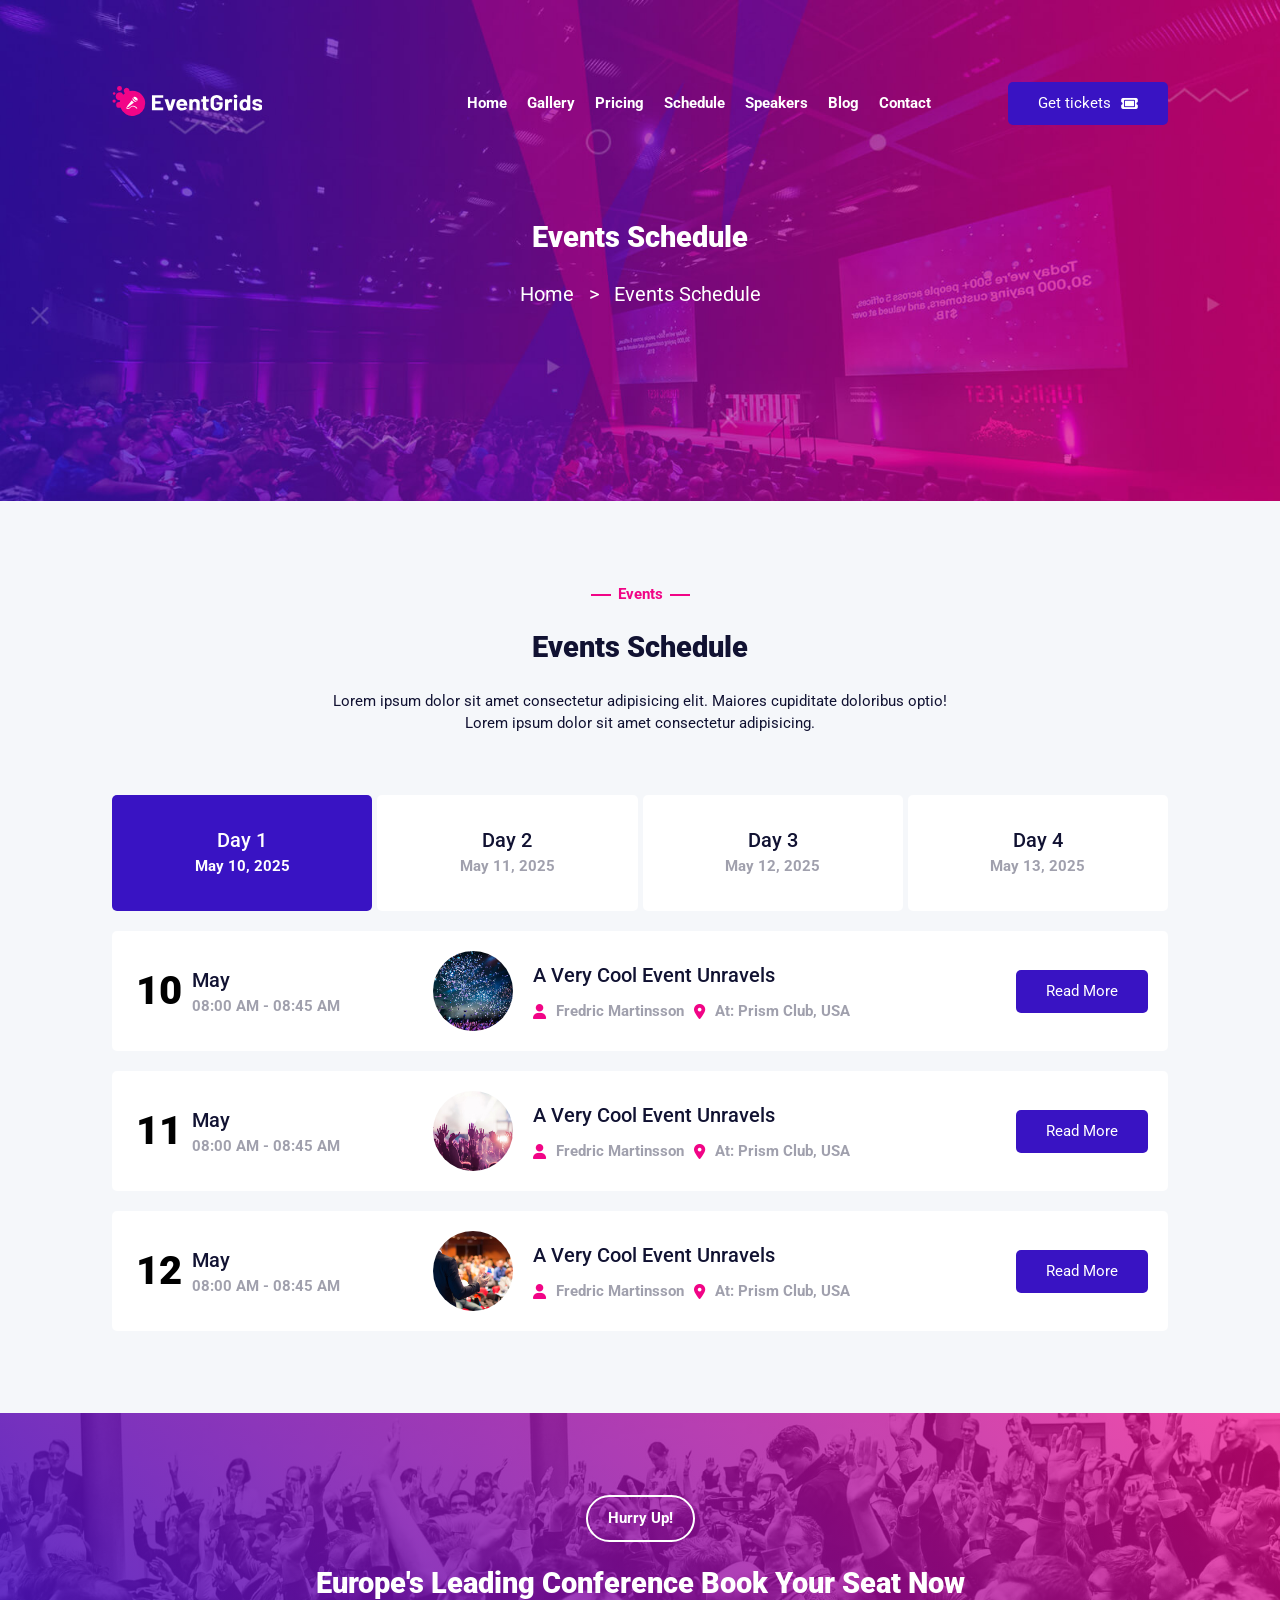
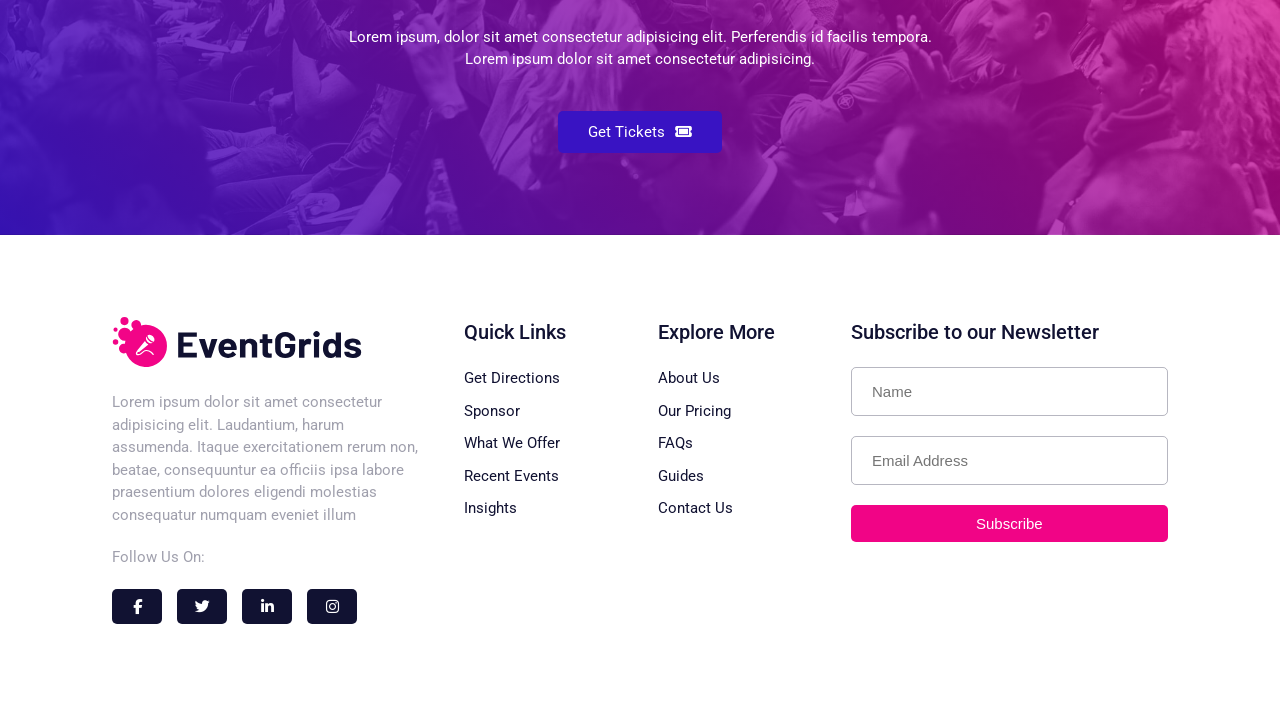
<file: schedule.html>
<!DOCTYPE html>
<html lang="en">
  <head>
    <meta charset="UTF-8" />
    <meta http-equiv="X-UA-Compatible" content="IE=edge" />
    <meta name="viewport" content="width=device-width, initial-scale=1.0" />
    <link rel="shortcut icon" type="image/x-icon" href="images/favicon.svg" />

    <!-- Font Awesome -->
    <link
      rel="stylesheet"
      href="https://cdnjs.cloudflare.com/ajax/libs/font-awesome/6.1.1/css/all.min.css"
      integrity="sha512-KfkfwYDsLkIlwQp6LFnl8zNdLGxu9YAA1QvwINks4PhcElQSvqcyVLLD9aMhXd13uQjoXtEKNosOWaZqXgel0g=="
      crossorigin="anonymous"
      referrerpolicy="no-referrer"
    />

    <!-- Google Fonts -->
    <link rel="preconnect" href="https://fonts.googleapis.com" />
    <link rel="preconnect" href="https://fonts.gstatic.com" crossorigin />
    <link
      href="https://fonts.googleapis.com/css2?family=Roboto:wght@100;300;400;500;700;900&display=swap"
      rel="stylesheet"
    />

    <link rel="stylesheet" href="css/main-style.css" />
    <title>Schedule - EventGrids</title>
  </head>
  <body>
    <header class="header padd sec-flex">
      <nav class="header__nav">
        <a href="index.html" class="header__nav--logo">
          <img src="images/header/logo.svg" alt="Logo" />
        </a>

        <div class="header__nav--hamburger">
          <div class="line-1"></div>
          <div class="line-2"></div>
        </div>

        <ul class="header__nav--links">
          <a href="index.html" class="header__nav--links__link">Home</a>
          <a
            href="gallery.html"
            class="header__nav--links__link"
            
            >Gallery</a
          >
          <a
            href="pricing.html"
            class="header__nav--links__link"
           
            >Pricing</a
          >
          <a
            href="schedule.html"
            class="header__nav--links__link"
            
            >Schedule</a
          >
          <a
            href="speakers.html"
            class="header__nav--links__link"
            
            >Speakers</a
          >
          <a href="blog.html" class="header__nav--links__link"  >Blog</a
          >
          <a
            href="contact.html"
            class="header__nav--links__link"
            
            >Contact</a
          >
        </ul>

        <a href="pricing.html" class="header__nav--cta sec-link">
          Get tickets <i class="fa-solid fa-ticket"></i>
        </a>
      </nav>

      <section class="header__redirect">
        <h2 class="header__redirect--title sec-title">Events Schedule</h2>

        <div class="header__redirect--links">
          <a href="index.html" >Home</a>

          <span>></span>

          <a href="#">Events Schedule</a>
        </div>
      </section>
    </header>

    <section class="events padd sec-flex">
      <h6 class="events__mini-title sec-mini-title">Events</h6>
      <h2 class="events__title sec-title">Events Schedule</h2>
      <p class="events__desc sec-para">
        Lorem ipsum dolor sit amet consectetur adipisicing elit. Maiores
        cupiditate doloribus optio!
        <span>Lorem ipsum dolor sit amet consectetur adipisicing. </span>
      </p>

      <div class="events__days">
        <div class="events__days--day current">
          <p class="sec-sub-title">Day 1</p>
          <p class="sec-sub-para">May 10, 2025</p>
        </div>

        <div class="events__days--day">
          <p class="sec-sub-title">Day 2</p>
          <p class="sec-sub-para">May 11, 2025</p>
        </div>

        <div class="events__days--day">
          <p class="sec-sub-title">Day 3</p>
          <p class="sec-sub-para">May 12, 2025</p>
        </div>

        <div class="events__days--day">
          <p class="sec-sub-title">Day 4</p>
          <p class="sec-sub-para">May 13, 2025</p>
        </div>
      </div>

      <div class="events__timing">
        <div class="events__timing--event">
          <div class="events__timing--event__date-time">
            <p>10</p>

            <div>
              <p class="sec-sub-title">May</p>
              <p class="sec-sub-para">08:00 AM - 08:45 AM</p>
            </div>
          </div>

          <div class="events__timing--event__desc">
            <figure>
              <img src="images/events/event-1.jpg" alt="Event Image" />
            </figure>

            <div>
              <p class="sec-sub-title">A Very Cool Event Unravels</p>

              <p>
                <i class="fa-solid fa-user"></i>
                <span class="sec-sub-para">Fredric Martinsson</span>
                <i class="fa-solid fa-location-dot"></i>
                <span class="sec-sub-para">At: Prism Club, USA</span>
              </p>
            </div>
          </div>

          <a href="#" class="events__timing--event__link sec-link">Read More</a>
        </div>

        <div class="events__timing--event">
          <div class="events__timing--event__date-time">
            <p>11</p>

            <div>
              <p class="sec-sub-title">May</p>
              <p class="sec-sub-para">08:00 AM - 08:45 AM</p>
            </div>
          </div>

          <div class="events__timing--event__desc">
            <figure>
              <img src="images/events/event-2.jpg" alt="Event Image" />
            </figure>

            <div>
              <p class="sec-sub-title">A Very Cool Event Unravels</p>

              <p>
                <i class="fa-solid fa-user"></i>
                <span class="sec-sub-para">Fredric Martinsson</span>
                <i class="fa-solid fa-location-dot"></i>
                <span class="sec-sub-para">At: Prism Club, USA</span>
              </p>
            </div>
          </div>

          <a href="#" class="events__timing--event__link sec-link">Read More</a>
        </div>

        <div class="events__timing--event">
          <div class="events__timing--event__date-time">
            <p>12</p>

            <div>
              <p class="sec-sub-title">May</p>
              <p class="sec-sub-para">08:00 AM - 08:45 AM</p>
            </div>
          </div>

          <div class="events__timing--event__desc">
            <figure>
              <img src="images/events/event-3.jpg" alt="Event Image" />
            </figure>

            <div>
              <p class="sec-sub-title">A Very Cool Event Unravels</p>

              <p>
                <i class="fa-solid fa-user"></i>
                <span class="sec-sub-para">Fredric Martinsson</span>
                <i class="fa-solid fa-location-dot"></i>
                <span class="sec-sub-para">At: Prism Club, USA</span>
              </p>
            </div>
          </div>

          <a href="#" class="events__timing--event__link sec-link">Read More</a>
        </div>
      </div>
    </section>

    <section class="cta padd sec-flex">
      <h5 class="cta__mini-title pricing__container--plan__type">Hurry Up!</h5>
      <h2 class="cta__title sec-title">
        Europe's Leading Conference <span>Book Your Seat Now</span>
      </h2>

      <p class="cta__desc sec-para">
        Lorem ipsum, dolor sit amet consectetur adipisicing elit. Perferendis id
        facilis tempora.
        <span>Lorem ipsum dolor sit amet consectetur adipisicing.</span>
      </p>

      <a href="#" class="cta__link sec-link header__nav--cta">
        Get Tickets <i class="fa-solid fa-ticket"></i>
      </a>
    </section>

    <footer class="footer padd">
      <div class="footer__info">
        <figure class="footer__info--logo">
          <img src="images/footer/dark-logo.svg" alt="Logo" />
        </figure>

        <p class="footer__info--desc sec-sub-para">
          Lorem ipsum dolor sit amet consectetur adipisicing elit. Laudantium,
          harum assumenda. Itaque exercitationem rerum non, beatae, consequuntur
          ea officiis ipsa labore praesentium dolores eligendi molestias
          consequatur numquam eveniet illum
        </p>

        <p class="footer__info--social sec-sub-para">Follow Us On:</p>

        <div class="footer__info--social-container">
          <i class="fa-brands fa-facebook-f"></i>
          <i class="fa-brands fa-twitter"></i>
          <i class="fa-brands fa-linkedin-in"></i>
          <i class="fa-brands fa-instagram"></i>
        </div>
      </div>

      <div class="footer__quick-links">
        <h3 class="footer__quick-links--title sec-sub-title">Quick Links</h3>

        <ul class="footer__quick-links--container">
          <li class="footer__quick-links--container__link">
            <a href="#">Get Directions</a>
          </li>
          <li class="footer__quick-links--container__link">
            <a href="#">Sponsor</a>
          </li>
          <li class="footer__quick-links--container__link">
            <a href="#">What We Offer</a>
          </li>
          <li class="footer__quick-links--container__link">
            <a href="#">Recent Events</a>
          </li>
          <li class="footer__quick-links--container__link">
            <a href="#">Insights</a>
          </li>
        </ul>
      </div>

      <div class="footer__explore-more">
        <h3 class="footer__explore-more--title sec-sub-title">Explore More</h3>

        <ul class="footer__explore-more--container">
          <li class="footer__explore-more--container__link">
            <a href="#">About Us</a>
          </li>
          <li class="footer__explore-more--container__link">
            <a href="#">Our Pricing</a>
          </li>
          <li class="footer__explore-more--container__link">
            <a href="#">FAQs</a>
          </li>
          <li class="footer__explore-more--container__link">
            <a href="#">Guides</a>
          </li>
          <li class="footer__explore-more--container__link">
            <a href="#">Contact Us</a>
          </li>
        </ul>
      </div>

      <div class="footer__newsletter">
        <h3 class="footer__newsletter--title sec-sub-title">
          Subscribe to our Newsletter
        </h3>

        <form class="footer__newsletter--form">
          <input type="text" placeholder="Name" />
          <input type="email" placeholder="Email Address" />
          <input class="sec-link" type="submit" value="Subscribe" />
        </form>
      </div>
    </footer>

    <script src="js/app.js"></script>
  </body>
</html>
</file>
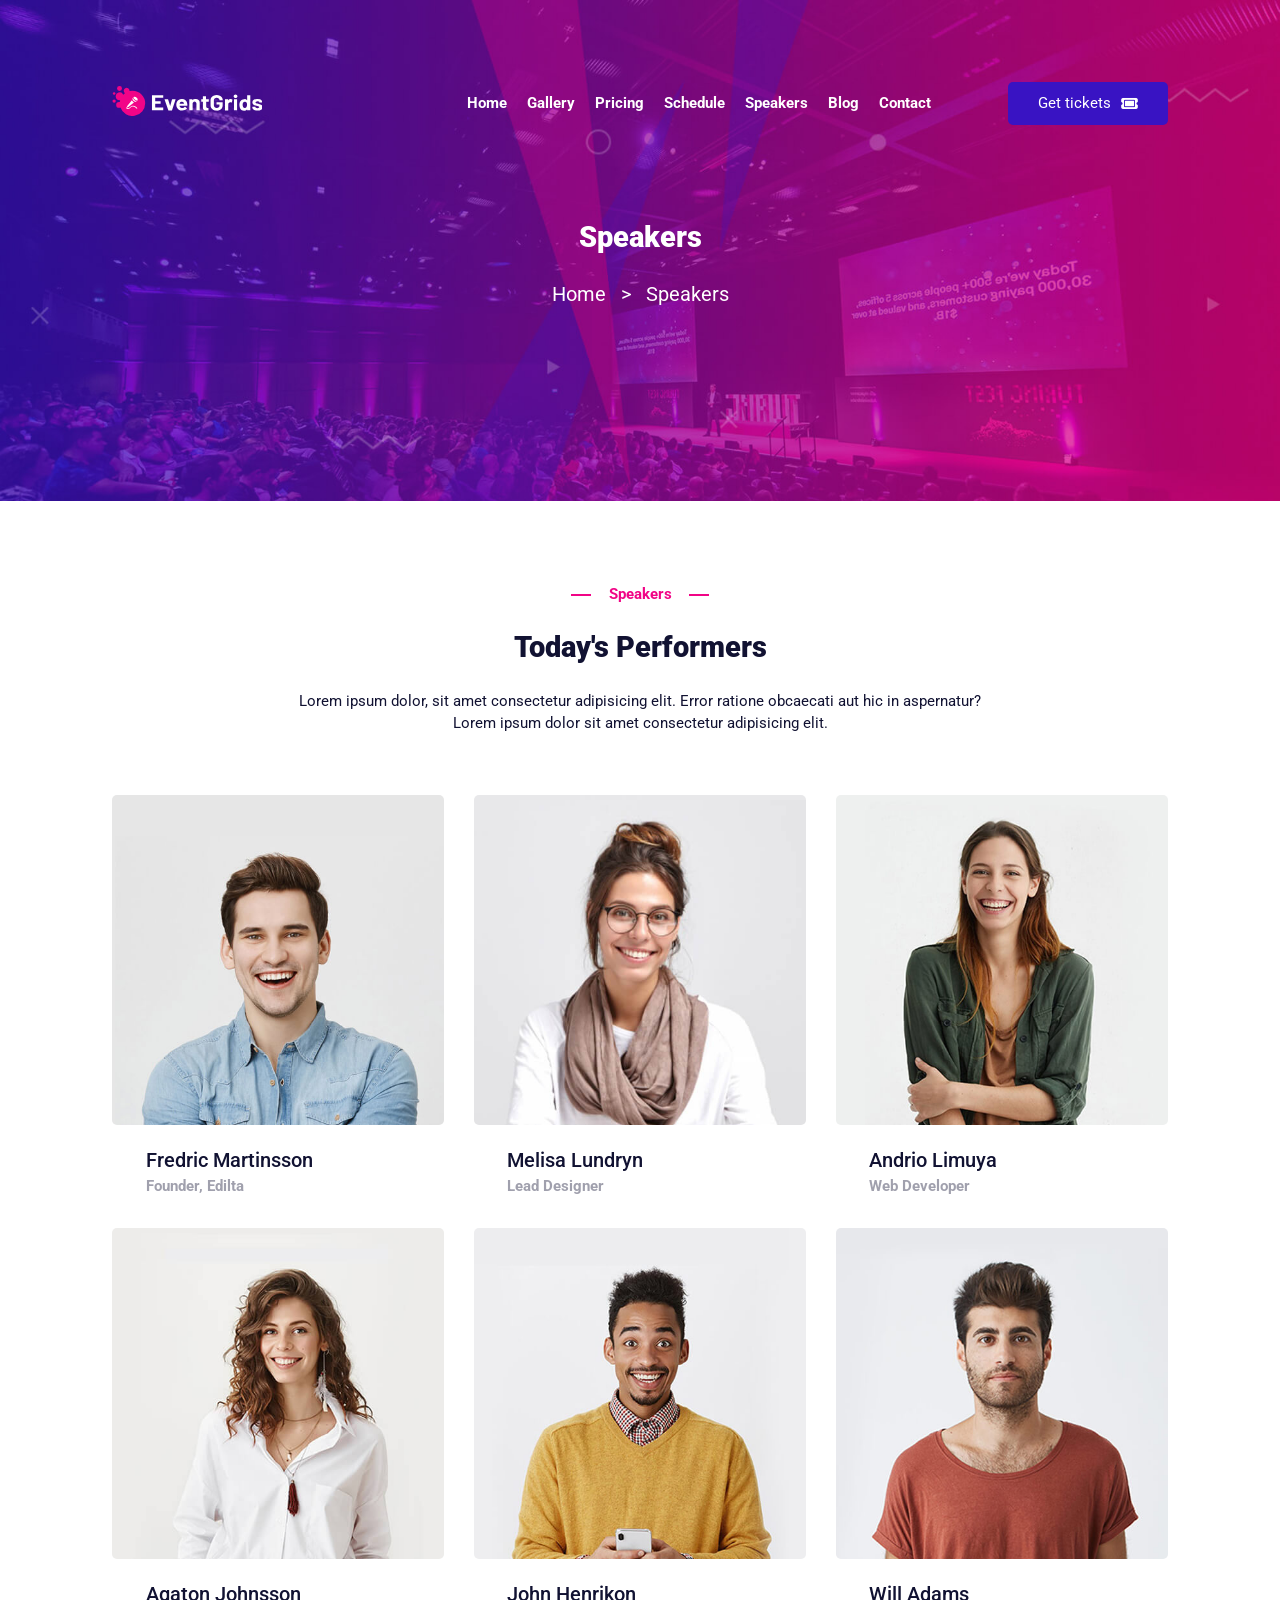
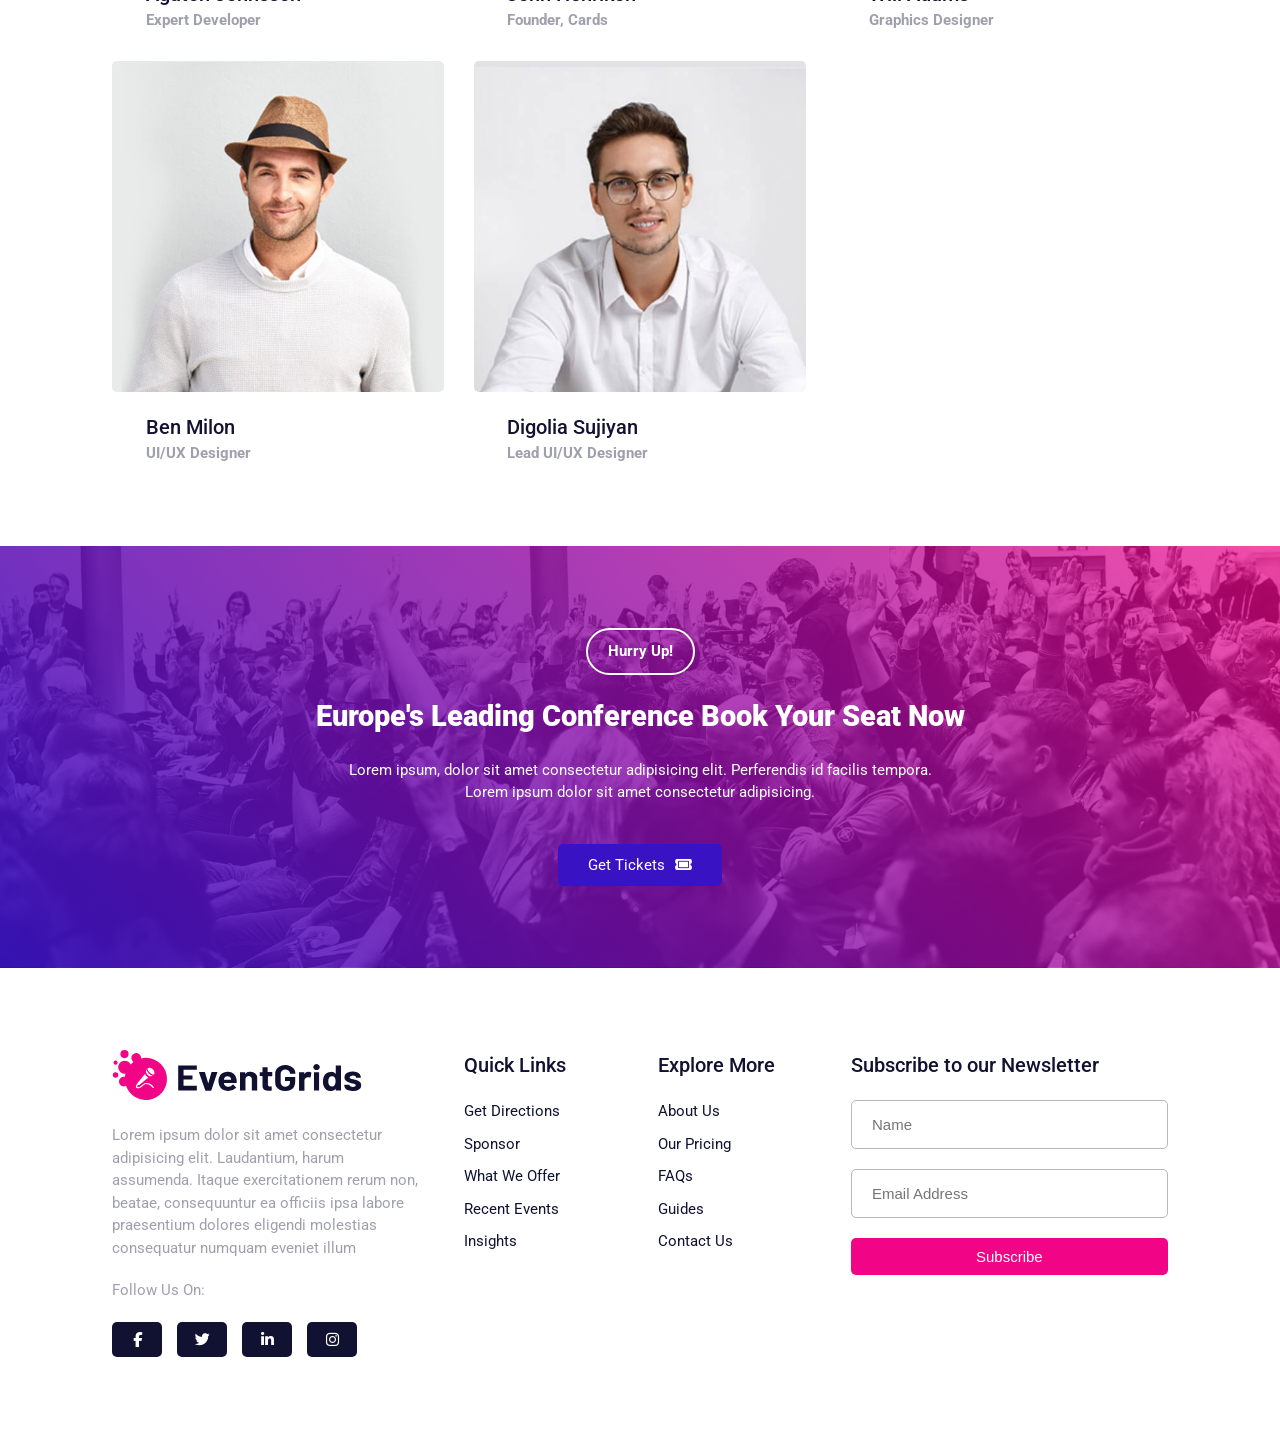
<file: speakers.html>
<!DOCTYPE html>
<html lang="en">
  <head>
    <meta charset="UTF-8" />
    <meta http-equiv="X-UA-Compatible" content="IE=edge" />
    <meta name="viewport" content="width=device-width, initial-scale=1.0" />
    <link rel="shortcut icon" type="image/x-icon" href="images/favicon.svg" />

    <!-- Font Awesome -->
    <link
      rel="stylesheet"
      href="https://cdnjs.cloudflare.com/ajax/libs/font-awesome/6.1.1/css/all.min.css"
      integrity="sha512-KfkfwYDsLkIlwQp6LFnl8zNdLGxu9YAA1QvwINks4PhcElQSvqcyVLLD9aMhXd13uQjoXtEKNosOWaZqXgel0g=="
      crossorigin="anonymous"
      referrerpolicy="no-referrer"
    />

    <!-- Google Fonts -->
    <link rel="preconnect" href="https://fonts.googleapis.com" />
    <link rel="preconnect" href="https://fonts.gstatic.com" crossorigin />
    <link
      href="https://fonts.googleapis.com/css2?family=Roboto:wght@100;300;400;500;700;900&display=swap"
      rel="stylesheet"
    />

    <link rel="stylesheet" href="css/main-style.css" />
    <title>Speakers - EventGrids</title>
  </head>
  <body>
    <header class="header padd sec-flex">
      <nav class="header__nav">
        <a href="index.html#" class="header__nav--logo">
          <img src="images/header/logo.svg" alt="Logo" />
        </a>

        <div class="header__nav--hamburger">
          <div class="line-1"></div>
          <div class="line-2"></div>
        </div>

        <ul class="header__nav--links">
          <a href="index.html" class="header__nav--links__link">Home</a>
          <a
            href="gallery.html"
            class="header__nav--links__link"
           
            >Gallery</a
          >
          <a
            href="pricing.html"
            class="header__nav--links__link"
           
            >Pricing</a
          >
          <a
            href="schedule.html"
            class="header__nav--links__link"
           
            >Schedule</a
          >
          <a
            href="speakers.html"
            class="header__nav--links__link"
           
            >Speakers</a
          >
          <a href="blog.html" class="header__nav--links__link" >Blog</a
          >
          <a
            href="contact.html"
            class="header__nav--links__link"
           
            >Contact</a
          >
        </ul>

        <a href="pricing.html" class="header__nav--cta sec-link">
          Get tickets <i class="fa-solid fa-ticket"></i>
        </a>
      </nav>

      <section class="header__redirect">
        <h2 class="header__redirect--title sec-title">Speakers</h2>

        <div class="header__redirect--links">
          <a href="index.html" >Home</a>

          <span>></span>

          <a href="#">Speakers</a>
        </div>
      </section>
    </header>

    <section class="speakers padd sec-flex">
      <h6 class="speakers__mini-title sec-mini-title">Speakers</h6>
      <h2 class="speakers__title sec-title">Today's Performers</h2>
      <p class="speakers__desc sec-para">
        Lorem ipsum dolor, sit amet consectetur adipisicing elit. Error ratione
        obcaecati aut hic in aspernatur?
        <span>Lorem ipsum dolor sit amet consectetur adipisicing elit.</span>
      </p>

      <div class="speakers__container responsive-grid">
        <div class="speakers__container--speaker">
          <figure class="speakers__container--speaker__img">
            <img
              loading="lazy"
              src="images/speakers/speaker-1.jpg"
              alt="Event Performer"
            />
          </figure>

          <h3 class="speakers__container--speaker__name sec-sub-title">
            Fredric Martinsson
          </h3>
          <p class="speakers__container--speaker__role sec-sub-para">
            Founder, Edilta
          </p>

          <div class="speakers__container--speaker__social">
            <i class="fa-brands fa-facebook-f"></i>
            <i class="fa-brands fa-twitter"></i>
            <i class="fa-brands fa-linkedin-in"></i>
            <i class="fa-brands fa-instagram"></i>
          </div>
        </div>

        <div class="speakers__container--speaker">
          <figure class="speakers__container--speaker__img">
            <img
              loading="lazy"
              src="images/speakers/speaker-2.jpg"
              alt="Event Performer"
            />
          </figure>

          <h3 class="speakers__container--speaker__name sec-sub-title">
            Melisa Lundryn
          </h3>
          <p class="speakers__container--speaker__role sec-sub-para">
            Lead Designer
          </p>

          <div class="speakers__container--speaker__social">
            <i class="fa-brands fa-facebook-f"></i>
            <i class="fa-brands fa-twitter"></i>
            <i class="fa-brands fa-linkedin-in"></i>
            <i class="fa-brands fa-instagram"></i>
          </div>
        </div>

        <div class="speakers__container--speaker">
          <figure class="speakers__container--speaker__img">
            <img
              loading="lazy"
              src="images/speakers/speaker-3.jpg"
              alt="Event Performer"
            />
          </figure>

          <h3 class="speakers__container--speaker__name sec-sub-title">
            Andrio Limuya
          </h3>
          <p class="speakers__container--speaker__role sec-sub-para">
            Web Developer
          </p>

          <div class="speakers__container--speaker__social">
            <i class="fa-brands fa-facebook-f"></i>
            <i class="fa-brands fa-twitter"></i>
            <i class="fa-brands fa-linkedin-in"></i>
            <i class="fa-brands fa-instagram"></i>
          </div>
        </div>

        <div class="speakers__container--speaker">
          <figure class="speakers__container--speaker__img">
            <img
              loading="lazy"
              src="images/speakers/speaker-4.jpg"
              alt="Event Performer"
            />
          </figure>

          <h3 class="speakers__container--speaker__name sec-sub-title">
            Agaton Johnsson
          </h3>
          <p class="speakers__container--speaker__role sec-sub-para">
            Expert Developer
          </p>

          <div class="speakers__container--speaker__social">
            <i class="fa-brands fa-facebook-f"></i>
            <i class="fa-brands fa-twitter"></i>
            <i class="fa-brands fa-linkedin-in"></i>
            <i class="fa-brands fa-instagram"></i>
          </div>
        </div>

        <div class="speakers__container--speaker">
          <figure class="speakers__container--speaker__img">
            <img
              loading="lazy"
              src="images/speakers/speaker-5.jpg"
              alt="Event Performer"
            />
          </figure>

          <h3 class="speakers__container--speaker__name sec-sub-title">
            John Henrikon
          </h3>
          <p class="speakers__container--speaker__role sec-sub-para">
            Founder, Cards
          </p>

          <div class="speakers__container--speaker__social">
            <i class="fa-brands fa-facebook-f"></i>
            <i class="fa-brands fa-twitter"></i>
            <i class="fa-brands fa-linkedin-in"></i>
            <i class="fa-brands fa-instagram"></i>
          </div>
        </div>

        <div class="speakers__container--speaker">
          <figure class="speakers__container--speaker__img">
            <img
              loading="lazy"
              src="images/speakers/speaker-6.jpg"
              alt="Event Performer"
            />
          </figure>

          <h3 class="speakers__container--speaker__name sec-sub-title">
            Will Adams
          </h3>
          <p class="speakers__container--speaker__role sec-sub-para">
            Graphics Designer
          </p>

          <div class="speakers__container--speaker__social">
            <i class="fa-brands fa-facebook-f"></i>
            <i class="fa-brands fa-twitter"></i>
            <i class="fa-brands fa-linkedin-in"></i>
            <i class="fa-brands fa-instagram"></i>
          </div>
        </div>

        <div class="speakers__container--speaker">
          <figure class="speakers__container--speaker__img">
            <img
              loading="lazy"
              src="images/speakers/speaker-7.jpg"
              alt="Event Performer"
            />
          </figure>

          <h3 class="speakers__container--speaker__name sec-sub-title">
            Ben Milon
          </h3>
          <p class="speakers__container--speaker__role sec-sub-para">
            UI/UX Designer
          </p>

          <div class="speakers__container--speaker__social">
            <i class="fa-brands fa-facebook-f"></i>
            <i class="fa-brands fa-twitter"></i>
            <i class="fa-brands fa-linkedin-in"></i>
            <i class="fa-brands fa-instagram"></i>
          </div>
        </div>

        <div class="speakers__container--speaker">
          <figure class="speakers__container--speaker__img">
            <img
              loading="lazy"
              src="images/speakers/speaker-8.jpg"
              alt="Event Performer"
            />
          </figure>

          <h3 class="speakers__container--speaker__name sec-sub-title">
            Digolia Sujiyan
          </h3>
          <p class="speakers__container--speaker__role sec-sub-para">
            Lead UI/UX Designer
          </p>

          <div class="speakers__container--speaker__social">
            <i class="fa-brands fa-facebook-f"></i>
            <i class="fa-brands fa-twitter"></i>
            <i class="fa-brands fa-linkedin-in"></i>
            <i class="fa-brands fa-instagram"></i>
          </div>
        </div>
      </div>
    </section>

    <section class="cta padd sec-flex">
      <h5 class="cta__mini-title pricing__container--plan__type">Hurry Up!</h5>
      <h2 class="cta__title sec-title">
        Europe's Leading Conference <span>Book Your Seat Now</span>
      </h2>

      <p class="cta__desc sec-para">
        Lorem ipsum, dolor sit amet consectetur adipisicing elit. Perferendis id
        facilis tempora.
        <span>Lorem ipsum dolor sit amet consectetur adipisicing.</span>
      </p>

      <a href="#" class="cta__link sec-link header__nav--cta">
        Get Tickets <i class="fa-solid fa-ticket"></i>
      </a>
    </section>

    <footer class="footer padd">
      <div class="footer__info">
        <figure class="footer__info--logo">
          <img src="images/footer/dark-logo.svg" alt="Logo" />
        </figure>

        <p class="footer__info--desc sec-sub-para">
          Lorem ipsum dolor sit amet consectetur adipisicing elit. Laudantium,
          harum assumenda. Itaque exercitationem rerum non, beatae, consequuntur
          ea officiis ipsa labore praesentium dolores eligendi molestias
          consequatur numquam eveniet illum
        </p>

        <p class="footer__info--social sec-sub-para">Follow Us On:</p>

        <div class="footer__info--social-container">
          <i class="fa-brands fa-facebook-f"></i>
          <i class="fa-brands fa-twitter"></i>
          <i class="fa-brands fa-linkedin-in"></i>
          <i class="fa-brands fa-instagram"></i>
        </div>
      </div>

      <div class="footer__quick-links">
        <h3 class="footer__quick-links--title sec-sub-title">Quick Links</h3>

        <ul class="footer__quick-links--container">
          <li class="footer__quick-links--container__link">
            <a href="#">Get Directions</a>
          </li>
          <li class="footer__quick-links--container__link">
            <a href="#">Sponsor</a>
          </li>
          <li class="footer__quick-links--container__link">
            <a href="#">What We Offer</a>
          </li>
          <li class="footer__quick-links--container__link">
            <a href="#">Recent Events</a>
          </li>
          <li class="footer__quick-links--container__link">
            <a href="#">Insights</a>
          </li>
        </ul>
      </div>

      <div class="footer__explore-more">
        <h3 class="footer__explore-more--title sec-sub-title">Explore More</h3>

        <ul class="footer__explore-more--container">
          <li class="footer__explore-more--container__link">
            <a href="#">About Us</a>
          </li>
          <li class="footer__explore-more--container__link">
            <a href="#">Our Pricing</a>
          </li>
          <li class="footer__explore-more--container__link">
            <a href="#">FAQs</a>
          </li>
          <li class="footer__explore-more--container__link">
            <a href="#">Guides</a>
          </li>
          <li class="footer__explore-more--container__link">
            <a href="#">Contact Us</a>
          </li>
        </ul>
      </div>

      <div class="footer__newsletter">
        <h3 class="footer__newsletter--title sec-sub-title">
          Subscribe to our Newsletter
        </h3>

        <form class="footer__newsletter--form">
          <input type="text" placeholder="Name" />
          <input type="email" placeholder="Email Address" />
          <input class="sec-link" type="submit" value="Subscribe" />
        </form>
      </div>
    </footer>

    <script src="js/app.js"></script>
  </body>
</html>
</file>
<file: css/main-style.css>
*,
*::before,
*::after {
  padding: 0;
  margin: 0;
  box-sizing: border-box;
}

:root {
  font-size: 62.5%;
}

body {
  font-family: "Roboto", sans-serif;
  line-height: 1.5;
}

a,
input[type=submit] {
  text-decoration: none;
  border-radius: 0.5rem;
  transition: all 0.2s ease-in-out;
}

li {
  list-style: none;
}

img {
  height: 100%;
  width: 100%;
  object-fit: cover;
}

input,
fieldset,
textarea {
  border: none;
  background: none;
  outline: none;
  border-radius: 0.5rem;
}

.container {
  display: grid;
  grid-template-columns: [container-start] repeat(12, minmax(min-content, 12.5rem));
  justify-content: center;
}

.overall-layout {
  grid-column: container-start/container-end;
}

.sec-flex {
  display: flex;
  flex-direction: column;
  align-items: center;
  gap: 2rem;
}

.padd {
  padding: calc(1rem + 8vh) calc(1rem + 8vw);
}

.sec-link,
input[type=submit] {
  color: hsl(0deg, 0%, 100%);
  font-size: 1.5rem;
  padding: 1rem 3rem;
}

.sec-para {
  font-size: 1.5rem;
  color: hsl(238deg, 50%, 13%);
  text-align: center;
  margin-bottom: 4rem;
}
.sec-para span {
  display: block;
}

.sec-mini-title {
  font-size: 1.5rem;
  color: hsl(327deg, 97%, 48%);
  position: relative;
  display: inline-block;
}
.sec-mini-title::before, .sec-mini-title::after {
  content: "";
  position: absolute;
  top: 50%;
  height: 0.2rem;
  width: 2rem;
  transform: translateY(-50%);
  background-color: hsl(327deg, 97%, 48%);
}
.sec-mini-title::before {
  left: -60%;
}
.sec-mini-title::after {
  right: -60%;
}

.sec-title {
  font-size: calc(1rem + 1.5vw);
  font-weight: 900;
  color: hsl(238deg, 50%, 13%);
  text-align: center;
}

.sec-sub-para {
  font-size: 1.5rem;
  font-weight: 700;
  color: rgba(17, 18, 50, 0.4);
}

.responsive-grid {
  width: 100%;
  display: grid;
  grid-template-columns: repeat(auto-fit, minmax(30rem, 1fr));
  gap: 3rem;
}

.sec-sub-title {
  font-size: 2rem;
  font-weight: 500;
  transition: all 0.25s ease-in-out;
  color: hsl(327deg, 97%, 48%);
}
@media (hover) {
  .sec-sub-title {
    color: hsl(238deg, 50%, 13%);
  }
  .sec-sub-title:hover {
    color: hsl(327deg, 97%, 48%);
  }
}

.header {
  background-image: url("../images/hero/hero-bg.jpg");
  background-size: cover;
  padding-bottom: calc(2rem + 12vh + 1rem + 6vh);
  gap: calc(4rem + 4vw);
}
.header__nav {
  width: 100%;
  display: flex;
  justify-content: space-between;
  align-items: center;
  flex-wrap: wrap;
  gap: 2rem;
}
.header__nav--logo {
  width: 20rem;
}
.header__nav--logo img {
  height: 75%;
  width: 75%;
}
.header__nav--links {
  display: flex;
  justify-content: center;
  gap: 2rem;
}
.header__nav--links__link {
  color: hsl(0deg, 0%, 100%);
  font-size: 1.5rem;
  font-weight: 700;
}
.header__nav--cta {
  background-color: hsl(253deg, 82%, 42%);
  display: flex;
  align-items: center;
  justify-content: center;
  column-gap: 1rem;
}
.header__nav--cta:hover {
  background-color: hsl(327deg, 97%, 48%);
}
.header__hero {
  display: grid;
  justify-items: center;
  gap: 3rem;
  text-align: center;
  color: hsl(0deg, 0%, 100%);
}
.header__hero--location {
  font-size: 1.5rem;
  font-weight: 500;
  background-color: rgba(245, 247, 250, 0.2);
  padding: 1rem 3rem;
  border-radius: 0.5rem;
  display: flex;
  align-items: center;
  column-gap: 1rem;
}
.header__hero--title {
  font-size: calc(1rem + 2vw);
  font-weight: 900;
  line-height: 1.1;
}
.header__hero--title span {
  display: block;
}
.header__hero--para {
  color: hsl(0deg, 0%, 100%);
}
.header__hero--tickets-link {
  background-color: hsl(327deg, 97%, 48%);
}
.header__hero--tickets-link:hover {
  background-color: hsl(253deg, 82%, 42%);
}
.header__redirect {
  display: flex;
  flex-direction: column;
  align-items: center;
  gap: 2rem;
}
.header__redirect--title {
  color: hsl(0deg, 0%, 100%);
}
.header__redirect--links {
  display: flex;
  gap: 1.5rem;
}
.header__redirect--links a,
.header__redirect--links span {
  font-size: 2rem;
  color: hsl(0deg, 0%, 100%);
}

.countdown {
  background-color: hsl(216deg, 33%, 97%);
  padding-bottom: 0;
}
.countdown__content {
  background-image: url("../images/countdown/bg.png");
  background-color: hsl(253deg, 82%, 42%);
  border: 1rem solid rgba(245, 247, 250, 0.3);
  transform: translateY(-50%);
  border-radius: 0.5rem;
  display: flex;
  justify-content: space-between;
  align-items: center;
  gap: 2rem;
  position: relative;
}
.countdown__content::before, .countdown__content::after {
  content: "";
  position: absolute;
  top: 0;
  height: 100%;
  width: 100%;
  background-size: cover;
}
.countdown__content::before {
  left: 0;
  background-image: url("../images/countdown/left-shape.png");
}
.countdown__content::after {
  right: 0;
  background-image: url("../images/countdown/right-shape.png");
}
.countdown__content--day, .countdown__content--hour, .countdown__content--minute, .countdown__content--second {
  display: flex;
  align-items: center;
  gap: 2rem;
  z-index: 1;
}
.countdown__content--day div, .countdown__content--hour div, .countdown__content--minute div, .countdown__content--second div {
  display: flex;
  flex-direction: column;
  align-items: center;
}
.countdown__content--day div p:first-child, .countdown__content--hour div p:first-child, .countdown__content--minute div p:first-child, .countdown__content--second div p:first-child {
  font-size: calc(1rem + 2vw);
  color: hsl(0deg, 0%, 100%);
  font-weight: 700;
}
.countdown__content--day div p:last-child, .countdown__content--hour div p:last-child, .countdown__content--minute div p:last-child, .countdown__content--second div p:last-child {
  font-size: calc(1rem + 1vw);
  color: hsl(0deg, 0%, 100%);
  font-weight: 400;
}
.countdown__content--day p, .countdown__content--hour p, .countdown__content--minute p, .countdown__content--second p {
  font-size: calc(1rem + 2vw);
  color: hsl(0deg, 0%, 100%);
  font-weight: 700;
}

.features {
  background-color: hsl(216deg, 33%, 97%);
  padding-top: 0;
}
.features__mini-title::before {
  left: -25%;
}
.features__mini-title::after {
  right: -25%;
}
.features__container--feature {
  display: grid;
  grid-template-columns: repeat(4, 1fr);
  grid-template-rows: repeat(3, min-content);
  place-items: start;
  gap: 1.5rem;
  background-color: hsl(0deg, 0%, 100%);
  border-radius: 0.5rem;
  padding: 3rem 3rem;
  position: relative;
  overflow: hidden;
}
.features__container--feature__icon {
  grid-column: 1/2;
  grid-row: 1/2;
  font-size: 2.5rem;
  padding: 1.5rem 1.5rem;
  color: hsl(0deg, 0%, 100%);
  background-color: hsl(253deg, 82%, 42%);
  border-radius: 0.5rem;
  transition: all 0.25s ease-in-out;
}
.features__container--feature__number {
  grid-column: 4/5;
  grid-row: 1/2;
  justify-self: end;
  font-size: 4rem;
  color: rgba(17, 18, 50, 0.05);
}
.features__container--feature__title {
  grid-column: 1/-1;
  grid-row: 2/3;
  font-size: 2rem;
}
.features__container--feature__desc {
  grid-column: 1/-1;
  grid-row: 3/4;
}
.features__container--feature::before, .features__container--feature::after {
  content: "";
  position: absolute;
  height: 30%;
  width: 2rem;
  background-repeat: no-repeat;
  transition: all 0.25s ease-in-out;
}
.features__container--feature::before {
  top: 0;
  left: 0;
  background-image: url("../images/features/dots-blue.svg");
}
.features__container--feature::after {
  bottom: 0;
  right: 0;
  background-image: url("../images/features/dots-pink.svg");
}
@media (hover) {
  .features__container--feature::before {
    left: -3rem;
  }
  .features__container--feature::after {
    right: -3rem;
  }
  .features__container--feature:hover::before {
    left: 0;
  }
  .features__container--feature:hover::after {
    right: 0;
  }
}

.about {
  display: flex;
  align-items: center;
  gap: 3rem;
  background-image: url("../images/about/about-bg.png");
  background-color: hsl(238deg, 50%, 13%);
  background-repeat: no-repeat;
  background-size: cover;
}
.about__img {
  flex-basis: 50%;
  height: 100%;
}
.about__content {
  flex-basis: 50%;
  display: flex;
  flex-direction: column;
  align-items: flex-start;
  gap: 2rem;
}
.about__content--mini-title {
  color: hsl(0deg, 0%, 100%);
}
.about__content--mini-title::before, .about__content--mini-title::after {
  display: none;
}
.about__content--title {
  text-transform: capitalize;
}
.about__content--title, .about__content--para, .about__content--date {
  color: hsl(0deg, 0%, 100%);
}
.about__content--para {
  text-align: left;
  margin-bottom: 0;
}
.about__content--para span {
  margin-top: 1.5rem;
}
.about__content--date {
  margin-bottom: 0;
}
.about__content--date span {
  display: inline-block;
  margin-right: 1rem;
  padding: 1rem;
  background-color: hsl(327deg, 97%, 48%);
  border-radius: 50%;
}

.speakers__container--speaker {
  display: grid;
  grid-template-columns: repeat(10, 1fr);
  grid-template-rows: repeat(9, min-content) 2rem repeat(2, min-content);
  position: relative;
  overflow: hidden;
}
.speakers__container--speaker__img {
  grid-column: 1/-1;
  grid-row: 1/10;
}
.speakers__container--speaker__img img {
  border-radius: 0.5rem;
}
.speakers__container--speaker__name {
  grid-column: 2/-1;
  grid-row: 11/12;
}
.speakers__container--speaker__role {
  grid-column: 2/-1;
  grid-row: 12/13;
}
.speakers__container--speaker__social {
  position: absolute;
  top: 70%;
  left: 50%;
  transform: translateX(-50%);
  transition: all 0.5s ease-in-out;
  display: flex;
  column-gap: 1rem;
}
.speakers__container--speaker__social i {
  font-size: 2rem;
  color: hsl(0deg, 0%, 100%);
  padding: 1rem;
  border-radius: 0.5rem;
  opacity: 0.7;
  cursor: pointer;
}
.speakers__container--speaker__social i:first-child {
  background-color: hsl(221deg, 44%, 42%);
}
.speakers__container--speaker__social i:nth-child(2) {
  background-color: hsl(206deg, 82%, 63%);
}
.speakers__container--speaker__social i:nth-child(3) {
  background-color: hsl(201deg, 100%, 35%);
}
.speakers__container--speaker__social i:last-child {
  background-color: hsl(329deg, 100%, 50%);
}
@media (hover) {
  .speakers__container--speaker__social {
    left: -10rem;
    opacity: 0;
  }
  .speakers__container--speaker:hover .speakers__container--speaker__social {
    left: 50%;
    opacity: 1;
  }
}

.events {
  background-color: hsl(216deg, 33%, 97%);
}
.events__days {
  width: 100%;
  display: grid;
  grid-template-columns: repeat(auto-fit, minmax(15rem, 1fr));
  gap: 0.5rem;
}
.events__days--day {
  padding: 3rem 3rem;
  background-color: hsl(0deg, 0%, 100%);
  border-radius: 0.5rem;
  transition: all 0.25s ease-in-out;
  border-bottom: 4px solid transparent;
}
.events__days--day:hover:not(.events__days--day.current) {
  border-bottom: 4px solid hsl(327deg, 97%, 48%);
}
.events__days--day:not(.events__days--day.current) {
  cursor: pointer;
}
.events__days--day p {
  text-align: center;
}
.events__days--day.current {
  background-color: hsl(253deg, 82%, 42%);
}
.events__days--day.current p {
  color: hsl(0deg, 0%, 100%);
}
.events__timing {
  width: 100%;
  display: grid;
  grid-template-columns: 1fr;
  grid-auto-rows: min-content;
  gap: 2rem;
}
.events__timing--event {
  padding: 2rem 2rem;
  background-color: hsl(0deg, 0%, 100%);
  border-radius: 0.5rem;
  transition: all 0.25s ease-in-out;
  border-left: 4px solid transparent;
  display: grid;
  grid-template-columns: 1fr 2fr 1fr;
  justify-content: space-between;
  gap: 2rem;
}
.events__timing--event:hover {
  border-left-color: hsl(327deg, 97%, 48%);
}
.events__timing--event__date-time {
  display: flex;
  align-items: center;
  column-gap: 1rem;
}
.events__timing--event__date-time > p {
  font-size: 4rem;
  font-weight: 900;
}
.events__timing--event__desc {
  justify-self: center;
  display: flex;
  align-items: center;
  gap: 2rem;
}
.events__timing--event__desc figure {
  height: 8rem;
  width: 8rem;
}
.events__timing--event__desc figure img {
  border-radius: 50%;
}
.events__timing--event__desc div {
  display: flex;
  flex-direction: column;
  gap: 1rem;
}
.events__timing--event__desc div p:last-of-type {
  display: flex;
  align-items: center;
  gap: 1rem;
}
.events__timing--event__desc div p:last-of-type i {
  color: hsl(327deg, 97%, 48%);
  font-size: 1.5rem;
}
.events__timing--event__link {
  place-self: center end;
  background-color: hsl(253deg, 82%, 42%);
}
.events__timing--event__link:hover {
  background-color: hsl(327deg, 97%, 48%);
}
.events__more-events {
  margin-top: 4rem;
  background-color: hsl(327deg, 97%, 48%);
}
.events__more-events:hover {
  background-color: hsl(253deg, 82%, 42%);
}

.pricing {
  background: linear-gradient(45deg, hsla(253deg, 82%, 42%, 0.9), hsla(327deg, 97%, 48%, 0.7)), url("../images/pricing/pricing-bg.jpg");
  background-size: cover;
  background-position: center;
}
.pricing__mini-title {
  color: hsl(0deg, 0%, 100%);
}
.pricing__mini-title::before, .pricing__mini-title::after {
  background-color: hsl(0deg, 0%, 100%);
}
.pricing__title, .pricing__desc {
  color: hsl(216deg, 33%, 97%);
}
.pricing__container--plan {
  display: flex;
  flex-direction: column;
  align-items: center;
  row-gap: 2rem;
  background-color: hsl(0deg, 0%, 100%);
  padding: 4rem 3rem;
  border-radius: 0.5rem;
  transition: all 0.25s ease-in-out;
}
.pricing__container--plan:hover {
  transform: translateY(-1rem);
}
.pricing__container--plan__type {
  font-size: 1.5rem;
  padding: 1rem 2rem;
  border-radius: 5rem;
}
.pricing__container--plan:nth-child(2n+1) .pricing__container--plan__type {
  border: 2px solid hsl(253deg, 82%, 42%);
  color: hsl(253deg, 82%, 42%);
}
.pricing__container--plan:nth-child(2n) .pricing__container--plan__type {
  border: 2px solid hsl(327deg, 97%, 48%);
  color: hsl(327deg, 97%, 48%);
}
.pricing__container--plan__ticket {
  font-weight: 400;
  text-align: center;
}
.pricing__container--plan__price {
  font-size: 3.5rem;
  font-weight: 500;
}
.pricing__container--plan:nth-child(2n+1) .pricing__container--plan__get-ticket {
  background-color: hsl(253deg, 82%, 42%);
}
.pricing__container--plan:nth-child(2n+1) .pricing__container--plan__get-ticket:hover {
  background-color: hsl(327deg, 97%, 48%);
}
.pricing__container--plan:nth-child(2n) .pricing__container--plan__get-ticket {
  background-color: hsl(327deg, 97%, 48%);
}
.pricing__container--plan:nth-child(2n) .pricing__container--plan__get-ticket:hover {
  background-color: hsl(253deg, 82%, 42%);
}
.pricing__container--plan__get-ticket {
  margin-bottom: 2rem;
  position: relative;
}
.pricing__container--plan__get-ticket::before, .pricing__container--plan__get-ticket::after {
  content: "";
  position: absolute;
  top: 50%;
  height: 2rem;
  width: 2rem;
  border-radius: 50%;
  background-color: hsl(0deg, 0%, 100%);
}
.pricing__container--plan__get-ticket::before {
  left: 0;
  transform: translateX(-50%) translateY(-50%);
}
.pricing__container--plan__get-ticket::after {
  right: 0;
  transform: translateX(50%) translateY(-50%);
}
.pricing__container--plan__features {
  display: flex;
  flex-direction: column;
  align-items: center;
  row-gap: 1rem;
}
.pricing__container--plan__features li {
  font-size: 1.3rem;
  color: rgba(17, 18, 50, 0.7);
}

.testimonials {
  background-image: linear-gradient(45deg, hsla(253deg, 82%, 42%, 0.9), hsla(327deg, 97%, 48%, 0.7));
}
.testimonials__mini-title, .testimonials__title, .testimonials__desc {
  color: hsl(0deg, 0%, 100%);
}
.testimonials__mini-title::before, .testimonials__mini-title::after {
  background-color: hsl(216deg, 33%, 97%);
}
.testimonials__mini-title::before::before, .testimonials__mini-title::after::before {
  left: -35%;
}
.testimonials__mini-title::before::after, .testimonials__mini-title::after::after {
  right: -35%;
}
.testimonials__container--testimonial {
  display: flex;
  flex-direction: column;
  row-gap: 2rem;
  background-color: hsl(0deg, 0%, 100%);
  padding: 4rem 3rem;
  border-radius: 0.5rem;
}
.testimonials__container--testimonial__personal-info {
  display: flex;
  align-items: center;
  gap: 1rem;
}
.testimonials__container--testimonial__personal-info--img {
  height: 10rem;
  width: 10rem;
}
.testimonials__container--testimonial__personal-info--img img {
  border-radius: 50%;
  object-position: 65% center;
}
.testimonials__container--testimonial__personal-info div p:last-of-type {
  display: flex;
  column-gap: 0.2rem;
  margin-top: 0.8rem;
}
.testimonials__container--testimonial__personal-info div p:last-of-type i {
  color: orange;
}
.testimonials__container--testimonial__desc {
  margin-bottom: 0;
  text-align: left;
}

.blogs {
  background-color: hsl(216deg, 33%, 97%);
}
.blogs__container--blog {
  display: flex;
  flex-direction: column;
  row-gap: 2rem;
  padding: 2rem 2rem 3rem;
  border-radius: 0.5rem;
  background-color: hsl(0deg, 0%, 100%);
  box-shadow: 2px 2px 15px rgba(115, 115, 115, 0.4);
  transition: all 0.3s ease-in-out;
  position: relative;
}
.blogs__container--blog:hover {
  box-shadow: none;
  transform: scale(0.97);
}
.blogs__container--blog__date {
  position: absolute;
  top: 3rem;
  left: 3rem;
  padding: 1rem;
  border-radius: inherit;
  background-color: hsl(327deg, 97%, 48%);
  color: hsl(0deg, 0%, 100%);
  transition: all 0.25s ease-in-out;
  display: flex;
  flex-direction: column;
}
.blogs__container--blog__date:hover {
  background-color: hsl(253deg, 82%, 42%);
}
.blogs__container--blog__date span:first-child {
  font-size: 2rem;
}
.blogs__container--blog__date span:last-child {
  font-size: 1.5rem;
  font-weight: 300;
}
.blogs__container--blog__category {
  color: hsl(253deg, 82%, 42%);
  font-size: 1.5rem;
  transition: inherit;
}
.blogs__container--blog__category:hover {
  color: hsl(327deg, 97%, 48%);
}
.blogs__container--blog__desc {
  font-weight: 400;
}
.blogs__container--blog__link {
  background-color: hsl(253deg, 82%, 42%);
  align-self: flex-start;
}
.blogs__container--blog__link:hover {
  background-color: hsl(327deg, 97%, 48%);
}

.cta {
  background: linear-gradient(45deg, hsla(253deg, 82%, 42%, 0.9), hsla(327deg, 97%, 48%, 0.7)), url("../images/call-action/call-bg.jpg");
  background-size: cover;
  background-position: center;
}
.cta__mini-title {
  border: 2px solid hsl(0deg, 0%, 100%);
}
.cta__mini-title, .cta__title, .cta__desc {
  color: hsl(0deg, 0%, 100%);
}
.cta__desc {
  margin-bottom: 2rem;
}

.footer {
  display: flex;
  flex-wrap: wrap;
  justify-content: space-between;
  gap: 5rem 3rem;
}
.footer__info, .footer__newsletter {
  flex-basis: 30%;
}
.footer__quick-links, .footer__explore-more {
  flex-basis: 15%;
  display: flex;
  flex-direction: column;
  row-gap: 2rem;
}
.footer__quick-links--container, .footer__explore-more--container {
  display: flex;
  flex-direction: column;
  row-gap: 1rem;
}
.footer__quick-links--container__link a, .footer__explore-more--container__link a {
  font-size: 1.5rem;
  color: hsl(238deg, 50%, 13%);
}
.footer__quick-links--container__link a:hover, .footer__explore-more--container__link a:hover {
  color: hsl(327deg, 97%, 48%);
}
.footer__info {
  display: flex;
  flex-direction: column;
  row-gap: 2rem;
}
.footer__info--logo img {
  height: 5rem;
  width: 25rem;
}
.footer__info--desc, .footer__info--social {
  font-weight: 400;
}
.footer__info--social-container {
  display: grid;
  grid-template-columns: repeat(4, 5rem);
  column-gap: 1.5rem;
}
.footer__info--social-container i {
  padding: 1rem 1.5rem;
  background-color: hsl(238deg, 50%, 13%);
  color: hsl(0deg, 0%, 100%);
  text-align: center;
  font-size: 1.5rem;
  border-radius: 0.5rem;
  cursor: pointer;
  transition: all 0.25s ease-in;
}
.footer__info--social-container i:hover {
  background-color: hsl(327deg, 97%, 48%);
}
.footer__newsletter {
  display: flex;
  flex-direction: column;
  row-gap: 2rem;
}
.footer__newsletter--form {
  display: flex;
  flex-direction: column;
  row-gap: 2rem;
}
.footer__newsletter--form input[type=text],
.footer__newsletter--form input[type=email] {
  padding: 1.5rem 2rem;
  border: 1px solid rgba(17, 18, 50, 0.3);
  font-size: 1.5rem;
}
.footer__newsletter--form input[type=submit] {
  background-color: hsl(327deg, 97%, 48%);
  cursor: pointer;
}
.footer__newsletter--form input[type=submit]:hover {
  background-color: hsl(253deg, 82%, 42%);
}

.gallery__container--img {
  overflow: hidden;
}
.gallery__container--img img {
  transition: all 0.25s ease-in-out;
}
.gallery__container--img img:hover {
  transform: scale(1.1);
}

.blog-page {
  display: flex;
  gap: 3rem;
}
.blog-page .blog__articles {
  grid-template-columns: repeat(auto-fit, minmax(28rem, 1fr));
  align-content: start;
  gap: 1rem;
}
.blog-page .blogs__popular-feeds {
  display: flex;
  flex-direction: column;
  row-gap: 2rem;
}
.blog-page .blogs__popular-feeds--search {
  display: flex;
  align-items: center;
  column-gap: 1rem;
  background-color: hsl(238deg, 50%, 13%);
  padding: 3rem 3rem;
  border-radius: 0.5rem;
}
.blog-page .blogs__popular-feeds--search fieldset {
  display: flex;
  align-items: center;
  justify-content: space-between;
  flex-grow: 1;
  background-color: hsl(0deg, 0%, 100%);
  padding: 1rem 1.5rem;
}
.blog-page .blogs__popular-feeds--search fieldset input,
.blog-page .blogs__popular-feeds--search fieldset i {
  padding: 1rem 1.5rem;
  font-size: 1.5rem;
}
.blog-page .blogs__popular-feeds--search fieldset i {
  background-color: hsl(253deg, 82%, 42%);
  color: hsl(0deg, 0%, 100%);
  border-radius: 0.5rem;
}
.blog-page .blogs__popular-feeds--content {
  display: flex;
  flex-direction: column;
  row-gap: 3rem;
  background-color: hsl(238deg, 50%, 13%);
  padding: 3rem 3rem;
  border-radius: 0.5rem;
}
.blog-page .blogs__popular-feeds--content__title {
  color: hsl(0deg, 0%, 100%);
}
.blog-page .blogs__popular-feeds--content__feed {
  display: grid;
  grid-template-columns: repeat(3, 10rem);
  grid-template-rows: repeat(2, 4rem);
  gap: 1.5rem;
}
.blog-page .blogs__popular-feeds--content__feed--img {
  grid-column: 1/2;
  grid-row: 1/span 2;
}
.blog-page .blogs__popular-feeds--content__feed--img img {
  border-radius: 0.5rem;
}
.blog-page .blogs__popular-feeds--content__feed--desc {
  grid-column: 2/-1;
  grid-row: 1/2;
  align-self: center;
  color: hsl(0deg, 0%, 100%);
}
.blog-page .blogs__popular-feeds--content__feed--date {
  grid-column: 2/4;
  grid-row: 2/3;
  justify-self: end;
  align-self: end;
  color: hsl(0deg, 0%, 100%);
  font-size: 1.5rem;
}

.contact {
  display: flex;
  justify-content: space-between;
  gap: 4rem 2rem;
}
.contact__content, .contact__form {
  flex-basis: 50%;
  display: flex;
  flex-direction: column;
  row-gap: 3rem;
}
.contact__content--title, .contact__content--desc {
  text-align: left;
}
.contact__content--desc {
  margin-bottom: 0;
  color: hsla(238deg, 49%, 13%, 0.5);
}
.contact__form fieldset {
  display: flex;
  gap: 1rem;
}
.contact__form fieldset input {
  flex-grow: 1;
}
.contact__form input,
.contact__form textarea {
  padding: 1.5rem 2rem;
  border: 1px solid rgba(17, 18, 50, 0.3);
  font-size: 1.5rem;
  width: 100%;
}
.contact__form input[type=submit] {
  background-color: hsl(253deg, 82%, 42%);
  cursor: pointer;
  border: none;
}
.contact__form input[type=submit]:hover {
  background-color: hsl(327deg, 97%, 48%);
}
.contact__form textarea {
  font-family: "Roboto", sans-serif;
}

@media screen and (min-width: 1500px) {
  body {
    background-color: hsl(216deg, 33%, 97%);
  }
}
@media screen and (max-width: 1100px) {
  .header__nav--links {
    flex-basis: 100%;
    order: 3;
  }
  .header__hero {
    gap: 2rem;
  }
  .header__hero--title {
    font-size: 3.5rem;
  }
  .events__timing--event {
    grid-template-columns: 1fr;
    grid-template-rows: repeat(2, min-content);
  }
  .events__timing--event__date-time {
    justify-self: center;
  }
  .events__timing--event__desc {
    grid-column: 1/2;
    grid-row: 2/3;
    justify-self: start;
  }
  .events__timing--event__link {
    grid-column: 1/2;
    grid-row: 2/3;
    justify-self: end;
  }
  .blog-page .blogs__popular-feeds--content__feed {
    grid-template-columns: 1fr;
    grid-template-rows: repeat(3, auto);
  }
  .blog-page .blogs__popular-feeds--content__feed--img, .blog-page .blogs__popular-feeds--content__feed--desc, .blog-page .blogs__popular-feeds--content__feed--date {
    grid-column: auto/auto;
    grid-row: auto/auto;
  }
}
@media screen and (max-width: 800px) {
  .events__timing--event {
    grid-template-rows: repeat(3, min-content);
  }
  .events__timing--event__desc {
    justify-self: center;
  }
  .events__timing--event__link {
    grid-row: 3/4;
    justify-self: center;
  }
  .footer > div {
    flex-basis: 30%;
  }
  .blog-page {
    flex-direction: column-reverse;
  }
  .blog-page .blogs__popular-feeds {
    row-gap: 0;
  }
  .blog-page .blogs__popular-feeds--search {
    padding: 1rem 1.5rem;
    border-bottom-left-radius: 0;
    border-bottom-right-radius: 0;
  }
  .blog-page .blogs__popular-feeds--search fieldset {
    padding: 0;
  }
  .blog-page .blogs__popular-feeds--search fieldset i {
    display: none;
  }
  .blog-page .blogs__popular-feeds--content {
    border-top-left-radius: 0;
    border-top-right-radius: 0;
  }
  .contact {
    flex-wrap: wrap;
  }
  .contact__content, .contact__form {
    flex-basis: 100%;
  }
}
@media screen and (max-width: 500px) {
  .events__timing--event__desc {
    flex-direction: column;
    row-gap: 2rem;
  }
  .events__timing--event__desc div {
    gap: 2rem;
  }
  .events__timing--event__desc div p:first-of-type {
    text-align: center;
  }
  .events__timing--event__desc div p:last-of-type {
    flex-direction: column;
    gap: 2rem;
  }
  .footer > div {
    flex-basis: 100%;
  }
}
@media screen and (max-width: 600px) {
  .padd {
    padding: calc(1rem + 4vh) calc(1rem + 2vw);
  }
  .sec-title {
    font-size: 2.5rem;
  }
  .responsive-grid {
    grid-template-columns: repeat(auto-fit, minmax(25rem, 1fr));
    gap: 1.5rem;
  }
  .header__nav {
    flex-direction: column;
    align-items: flex-start;
  }
  .header__nav--logo {
    align-self: stretch;
  }
  .header__nav--cta {
    align-self: center;
  }
  .header__nav--links {
    flex-direction: column;
    position: fixed;
    top: 0;
    left: 0;
    height: 100vh;
    background-image: linear-gradient(45deg, hsla(253deg, 82%, 42%, 0.9), hsla(327deg, 97%, 48%, 0.7));
    padding: calc(2rem + 12vh) calc(2rem + 12vw);
    transform: translateX(-100rem) rotate(-0.5turn);
    transition: all 0.8s ease-in-out;
    z-index: 10;
  }
  .header__nav .display-nav {
    transform: translateX(0) rotate(0);
  }
  .header__nav--hamburger {
    position: fixed;
    top: 2.8rem;
    right: 3rem;
    height: 4rem;
    width: 7rem;
    cursor: pointer;
    display: flex;
    flex-direction: column;
    justify-content: center;
    row-gap: 0.5rem;
    padding: 0 1rem;
    background-image: linear-gradient(45deg, hsla(253deg, 82%, 42%, 0.9), hsla(327deg, 97%, 48%, 0.7));
    border-radius: 0.5rem;
    z-index: 11;
  }
  .header__nav--hamburger .line-1,
.header__nav--hamburger .line-2 {
    height: 0.2rem;
    background-color: hsl(216deg, 33%, 97%);
    transition: all 0.3s ease-in-out;
  }
  .header__nav--hamburger .line-1 {
    width: 70%;
    align-self: flex-end;
  }
  .header__nav--hamburger .line-2 {
    width: 100%;
    align-self: center;
  }
  .header__nav--hamburger .line-1-toggled {
    transform: rotate(45deg) translateX(-0.5rem) translateY(1rem);
    width: 50%;
  }
  .header__nav--hamburger .line-2-toggled {
    transform: rotate(-45deg) translateX(0.4rem) translateY(-0.2rem);
    width: 50%;
  }
  .header__hero--location {
    font-size: 1rem;
  }
  .countdown {
    padding: 0;
  }
  .countdown__content {
    flex-direction: column;
    transform: translateY(0);
    border-left: none;
    border-right: none;
    border-radius: 0;
  }
  .countdown__content::before, .countdown__content::after {
    width: 50%;
  }
  .countdown__content::after {
    background-position: right center;
  }
  .countdown__content--day, .countdown__content--hour, .countdown__content--minute, .countdown__content--second {
    flex-direction: column;
  }
  .countdown__content--day div p:first-child, .countdown__content--hour div p:first-child, .countdown__content--minute div p:first-child, .countdown__content--second div p:first-child {
    font-size: calc(2rem + 2.5vw);
  }
  .about {
    flex-direction: column-reverse;
    justify-content: flex-end;
  }
  .about__img, .about__content {
    flex-basis: auto;
    height: auto;
  }
  .contact__form {
    row-gap: 1.5rem;
  }
  .contact__form fieldset {
    flex-direction: column;
    row-gap: 1.5rem;
  }
}/*# sourceMappingURL=main-style.css.map */
</file>
